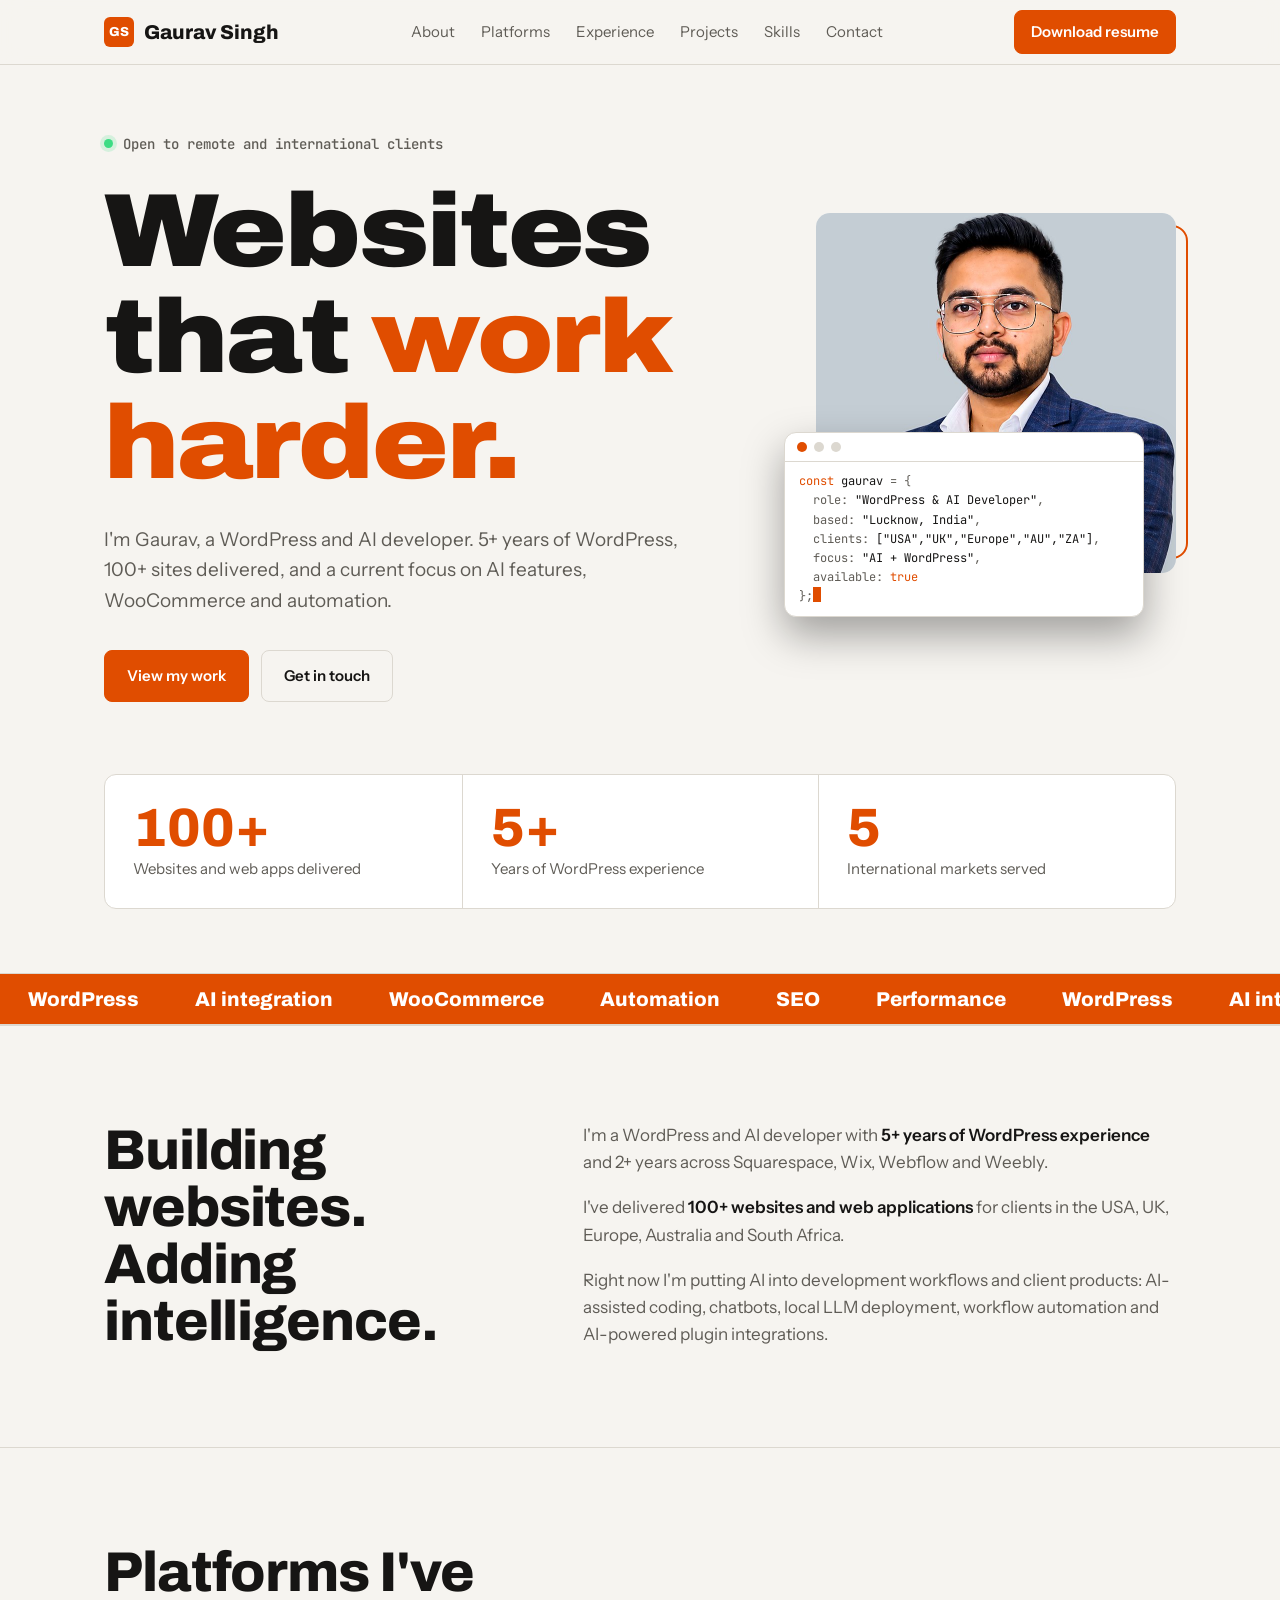
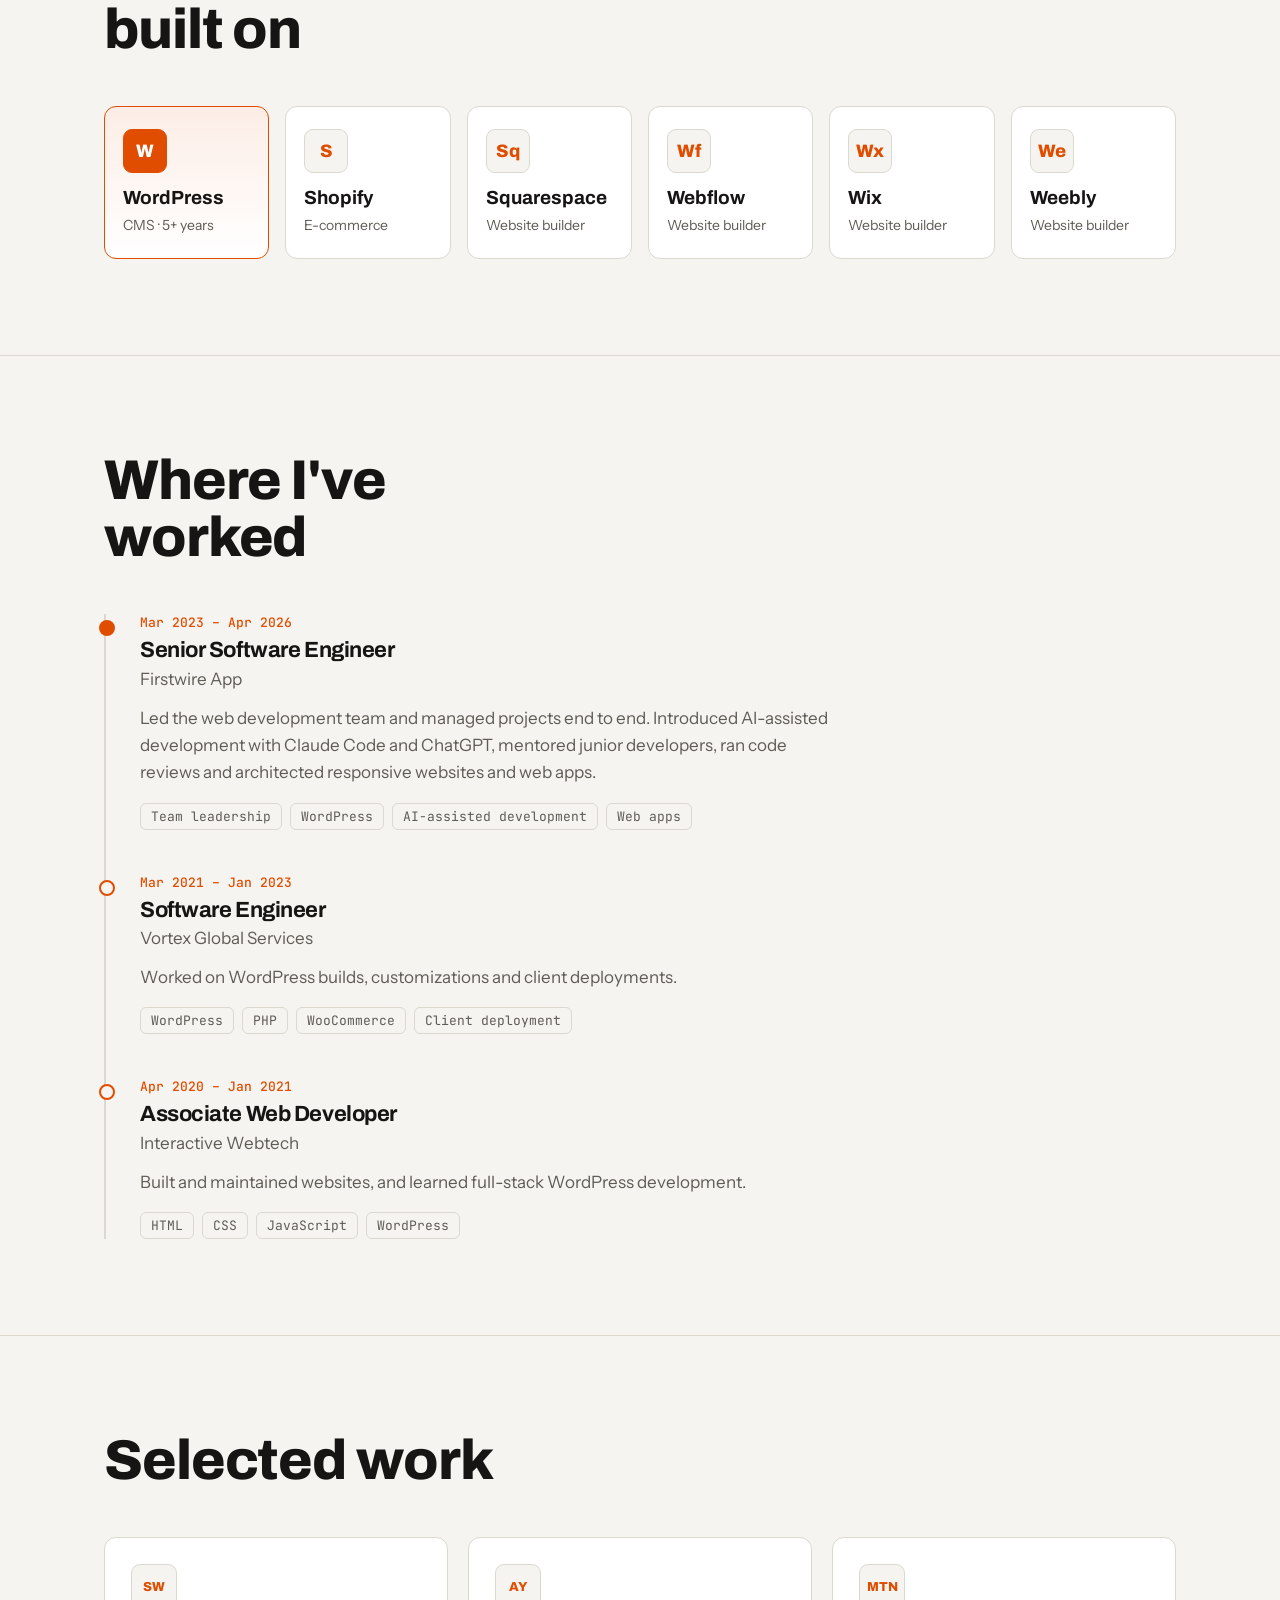
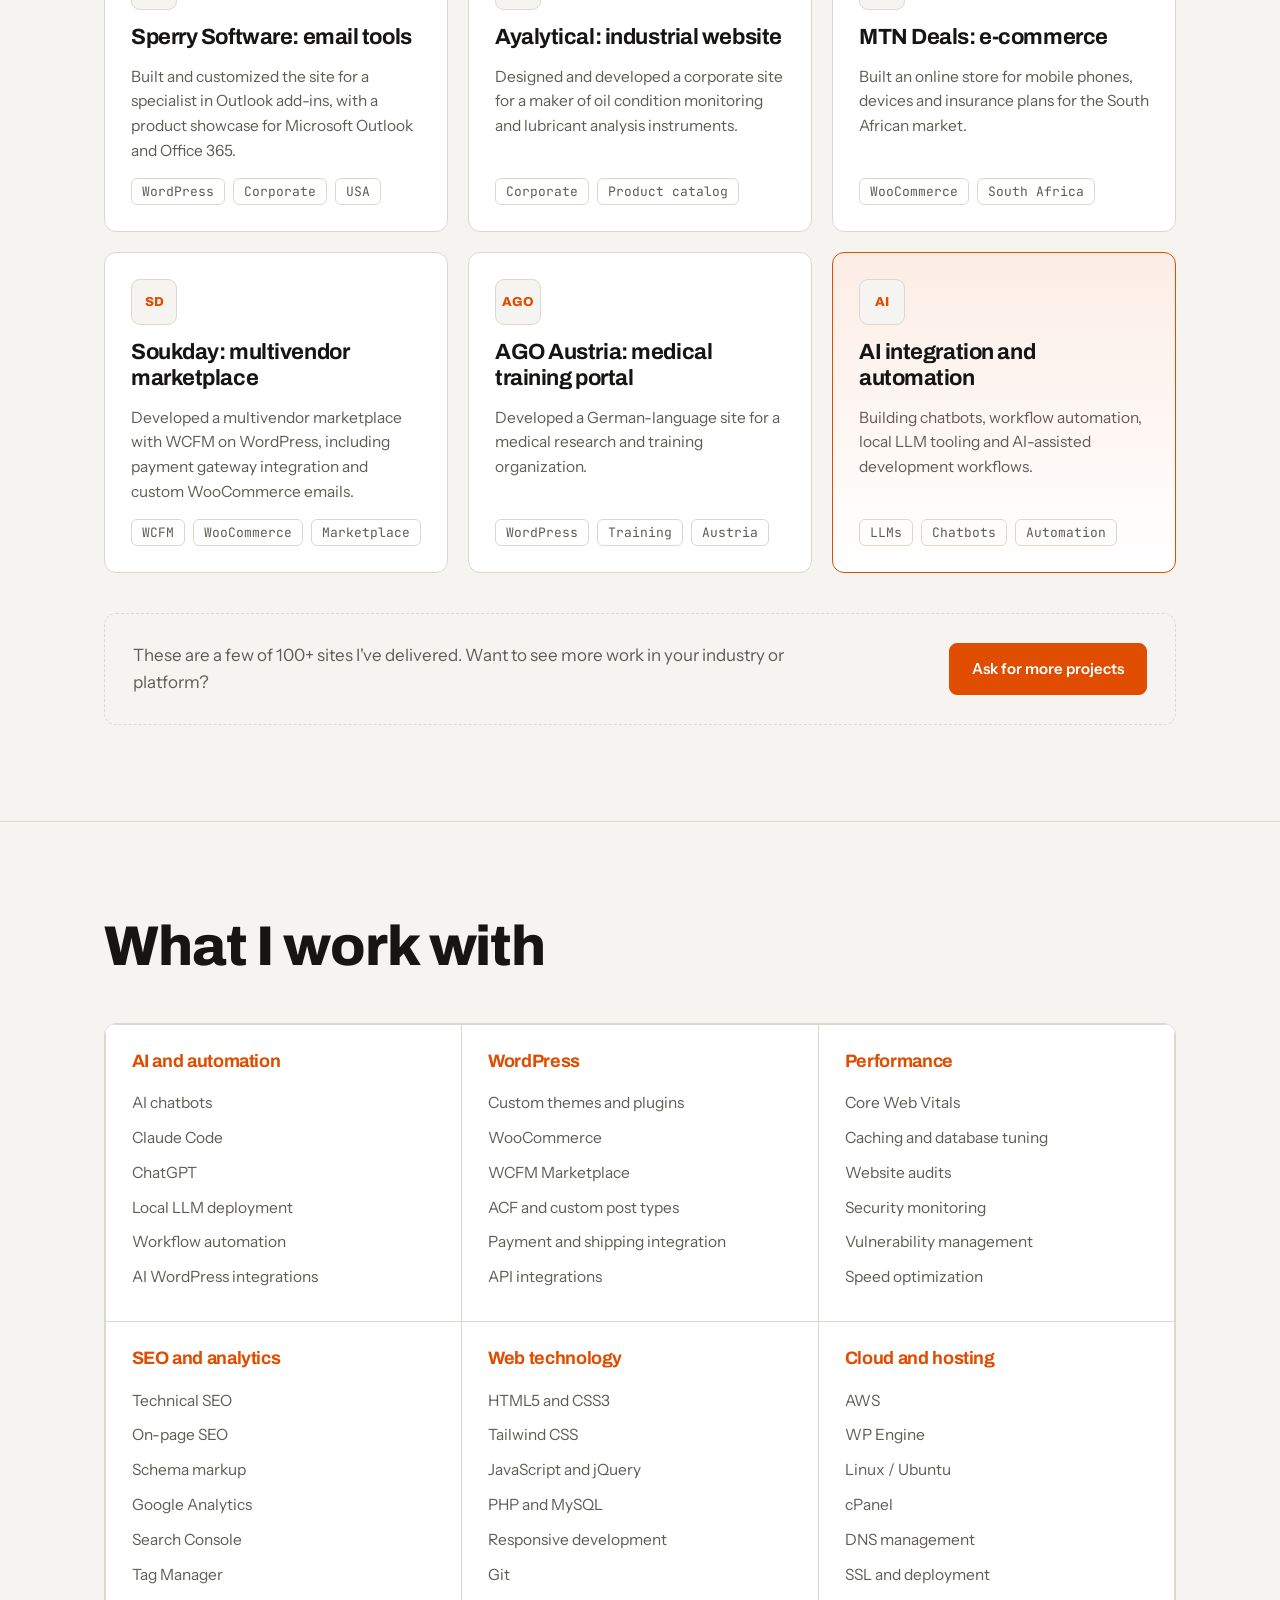
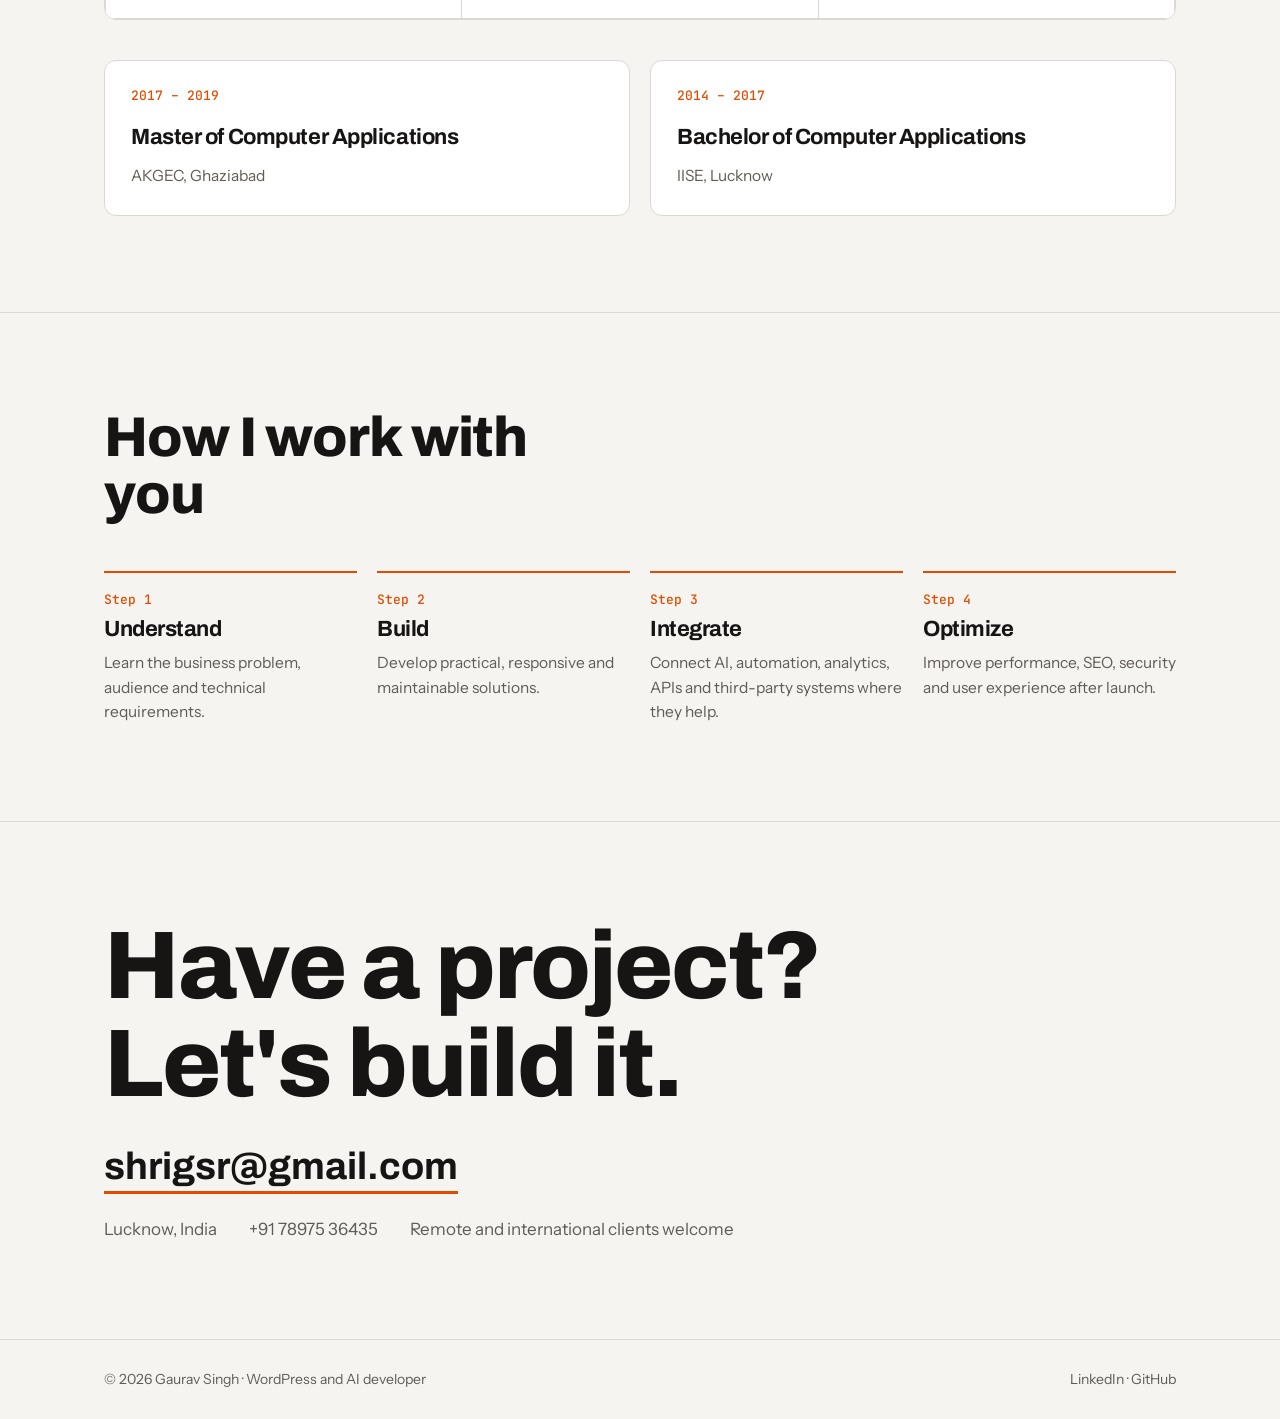
<file: index.html>
<!DOCTYPE html>
<html lang="en">
<head>
<meta charset="utf-8">
<meta name="viewport" content="width=device-width, initial-scale=1, viewport-fit=cover">
<title>Gaurav Singh | WordPress & AI Developer</title>
<meta name="description" content="Gaurav Singh: WordPress & AI developer. 100+ websites delivered, WooCommerce, AI integrations and automation.">
<meta name="theme-color" content="#FF5A00">
<link rel="icon" type="image/png" sizes="32x32" href="gaurav-favicon-32x32.png">
<link rel="apple-touch-icon" sizes="32x32" href="gaurav-favicon-32x32.png">
<link rel="preconnect" href="https://fonts.googleapis.com">
<link rel="stylesheet" href="https://fonts.googleapis.com/css2?family=Archivo:wdth,wght@75..125,500..900&family=Instrument+Sans:wght@400;500;600&family=JetBrains+Mono:wght@400;500&display=swap">
<style>
:root{--bg:#0c0c0d;--panel:#151516;--line:#2a2a2c;--tx:#f2f0ec;--mut:#9b9892;--ac:#ff5a00;--acx:#0c0c0d;
 --hd:"Archivo","Arial Narrow",Arial,sans-serif;--bd:"Instrument Sans",system-ui,sans-serif;--mo:"JetBrains Mono",ui-monospace,Menlo,monospace;
 box-sizing:border-box;padding-top:env(safe-area-inset-top,0px);padding-bottom:env(safe-area-inset-bottom,0px)}
@media(prefers-color-scheme:light){:root:not([data-theme="dark"]){--bg:#f6f4f0;--panel:#fff;--line:#dcd8d0;--tx:#161514;--mut:#5f5c56;--ac:#e04d00;--acx:#fff}}
:root[data-theme="light"]{--bg:#f6f4f0;--panel:#fff;--line:#dcd8d0;--tx:#161514;--mut:#5f5c56;--ac:#e04d00;--acx:#fff}
:root[data-theme="dark"]{--bg:#0c0c0d;--panel:#151516;--line:#2a2a2c;--tx:#f2f0ec;--mut:#9b9892;--ac:#ff5a00;--acx:#0c0c0d}
html{scroll-behavior:smooth;scroll-padding-top:calc(72px + env(safe-area-inset-top,0px))}
*{box-sizing:border-box;margin:0}
body{background:var(--bg);color:var(--tx);font:400 17px/1.6 var(--bd);-webkit-font-smoothing:antialiased}
a{color:inherit;text-decoration:none}
:focus-visible{outline:2px solid var(--ac);outline-offset:3px}
.w{max-width:1120px;margin:0 auto;padding:0 24px}
h1,h2,h3{font-family:var(--hd);font-stretch:100%;letter-spacing:-.02em;line-height:1.02}
h2{font-size:clamp(34px,5vw,56px);font-weight:800;max-width:14ch}
h3{font-size:22px;font-weight:700;line-height:1.2}
section{padding:96px 0;border-top:1px solid var(--line)}
p{max-width:64ch;color:var(--mut)}
.mut{color:var(--mut)}.ac{color:var(--ac)}
nav{position:sticky;top:0;z-index:9;background:color-mix(in srgb,var(--bg) 88%,transparent);backdrop-filter:blur(10px);border-bottom:1px solid var(--line);padding-top:env(safe-area-inset-top,0px)}
nav .w{display:flex;align-items:center;justify-content:space-between;height:64px;gap:16px}
.logo{font:800 20px var(--hd);display:flex;align-items:center;gap:10px}
.logo i{width:30px;height:30px;background:var(--ac);color:var(--acx);display:grid;place-items:center;font:800 13px var(--hd);font-style:normal;border-radius:6px}
.links{display:flex;gap:26px;font-size:15px;color:var(--mut)}
.links a:hover{color:var(--tx)}
.btn{display:inline-flex;align-items:center;gap:8px;padding:13px 22px;border-radius:8px;font-weight:600;font-size:15px;border:1px solid var(--line);transition:background .15s,border-color .15s}
.btn.p{background:var(--ac);color:var(--acx);border-color:var(--ac)}
.btn.p:hover{filter:brightness(1.1)}.btn:not(.p):hover{border-color:var(--ac)}
.sm{padding:9px 16px}
@media(max-width:760px){.links{display:none}}
/* portrait */
.pf{position:relative;max-width:360px;margin-left:auto;padding-bottom:44px}
.pf:before{content:"";position:absolute;inset:12px -12px 58px 12px;border:2px solid var(--ac);border-radius:16px}
.ph{position:relative;width:100%;aspect-ratio:1/1;object-fit:cover;object-position:50% 6%;border-radius:14px;display:block;background:var(--panel);height:50%;}
.pf .term{position:absolute;left:-32px;right:32px;bottom:0;font-size:12px;line-height:1.6;box-shadow:0 18px 40px rgba(0,0,0,.35)}
.pf .term pre{padding:10px 14px}.pf .term .bar{padding:9px 12px}
@media(max-width:860px){.pf{margin:0 auto;padding-bottom:0;max-width:300px}.pf .term{position:static;margin-top:20px}.pf:before{inset:14px -14px 14px 14px}}
/* hero */
.hero{padding:64px 0 64px;border:0}
.hero .g{display:grid;grid-template-columns:1.3fr 1fr;gap:48px;align-items:center}
.hero h1{font-size:clamp(46px,8.2vw,104px);font-weight:900;font-stretch:112%}
.hero h1 span{color:var(--ac)}
.hero p.lead{font-size:19px;margin:28px 0 34px;color:var(--mut)}
.cta{display:flex;gap:12px;flex-wrap:wrap}
.status{display:inline-flex;align-items:center;gap:10px;font:500 14px var(--mo);color:var(--mut);margin-bottom:26px}
.status b{width:9px;height:9px;border-radius:50%;background:#3ddc84;box-shadow:0 0 0 4px rgba(61,220,132,.18)}
.term{background:var(--panel);border:1px solid var(--line);border-radius:12px;overflow:hidden;font:400 14px/1.75 var(--mo)}
.term .bar{display:flex;gap:7px;padding:12px 14px;border-bottom:1px solid var(--line)}
.term .bar i{width:10px;height:10px;border-radius:50%;background:var(--line)}
.term .bar i:first-child{background:var(--ac)}
.term pre{padding:18px 20px;white-space:pre-wrap;color:var(--mut);font:inherit}
.term .k{color:var(--ac)}.term .v{color:var(--tx)}
.cur{display:inline-block;width:8px;height:15px;background:var(--ac);vertical-align:-2px;animation:b 1.1s steps(1) infinite}
@keyframes b{50%{opacity:0}}
@media(max-width:860px){.hero .g{grid-template-columns:1fr}}
.stats{display:grid;grid-template-columns:repeat(3,1fr);margin-top:72px;border:1px solid var(--line);border-radius:12px;background:var(--panel)}
.stats div{padding:26px 28px}.stats div+div{border-left:1px solid var(--line)}
.stats b{display:block;font:800 clamp(34px,5vw,54px)/1 var(--hd);color:var(--ac)}
.stats span{color:var(--mut);font-size:15px}
@media(max-width:600px){.stats{grid-template-columns:1fr}.stats div+div{border-left:0;border-top:1px solid var(--line)}}
.tick{overflow:hidden;border-block:1px solid var(--line);background:var(--ac);color:var(--acx)}
.tick div{display:flex;width:max-content;animation:m 32s linear infinite;font:800 20px var(--hd);padding:14px 0}
.tick span{padding:0 28px;white-space:nowrap}
@keyframes m{to{transform:translateX(-50%)}}
@media(prefers-reduced-motion:reduce){.tick div,.cur{animation:none}html{scroll-behavior:auto}}
/* about */
.two{display:grid;grid-template-columns:1fr 1.4fr;gap:56px}
.two p+p{margin-top:18px}.two strong{color:var(--tx);font-weight:600}
@media(max-width:820px){.two{grid-template-columns:1fr;gap:28px}}
/* platforms */
.plat{display:grid;grid-template-columns:repeat(6,1fr);gap:16px;margin-top:48px}
.plat div{background:var(--panel);border:1px solid var(--line);border-radius:12px;padding:22px 18px;display:flex;flex-direction:column;gap:14px;transition:border-color .2s}
.plat div:hover{border-color:var(--ac)}
.plat i{width:44px;height:44px;border-radius:9px;background:var(--bg);border:1px solid var(--line);display:grid;place-items:center;font:800 18px var(--hd);font-style:normal;color:var(--ac)}
.plat b{font:700 19px var(--hd)}
.plat span{font-size:14px;color:var(--mut);margin-top:-8px}
.plat .main{border-color:var(--ac);background:linear-gradient(180deg,color-mix(in srgb,var(--ac) 10%,var(--panel)),var(--panel))}
.plat .main i{background:var(--ac);color:var(--acx);border-color:var(--ac)}
@media(max-width:980px){.plat{grid-template-columns:repeat(3,1fr)}}
@media(max-width:520px){.plat{grid-template-columns:repeat(2,1fr)}}
/* experience timeline (real sequence) */
.tl{margin-top:48px;border-left:2px solid var(--line)}
.job{position:relative;padding:0 0 44px 34px}
.job:last-child{padding-bottom:0}
.job:before{content:"";position:absolute;left:-7px;top:6px;width:12px;height:12px;border-radius:50%;background:var(--bg);border:2px solid var(--ac)}
.job:first-child:before{background:var(--ac)}
.when{font:500 13px var(--mo);color:var(--ac);margin-bottom:6px}
.job h3+div{color:var(--mut);margin:2px 0 12px}
.tags{display:flex;flex-wrap:wrap;gap:8px;margin-top:16px}
.tags span{font:400 13px var(--mo);border:1px solid var(--line);border-radius:6px;padding:4px 10px;color:var(--mut)}
/* projects */
.grid{display:grid;grid-template-columns:repeat(3,1fr);gap:20px;margin-top:48px}
.card{background:var(--panel);border:1px solid var(--line);border-radius:12px;padding:26px;display:flex;flex-direction:column;gap:14px;transition:border-color .2s,transform .2s}
.card:hover{border-color:var(--ac);transform:translateY(-3px)}
.card .mk{width:46px;height:46px;border-radius:9px;background:var(--bg);border:1px solid var(--line);display:grid;place-items:center;font:800 13px var(--hd);color:var(--ac)}
.card p{font-size:15.5px;flex:1}
.card .tags{margin-top:0}
.card.ai{border-color:var(--ac);background:linear-gradient(180deg,color-mix(in srgb,var(--ac) 10%,var(--panel)),var(--panel))}
@media(max-width:940px){.grid{grid-template-columns:repeat(2,1fr)}}
@media(max-width:620px){.grid{grid-template-columns:1fr}}
/* skills */
.more{margin-top:40px;padding:28px;border:1px dashed var(--line);border-radius:12px;display:flex;align-items:center;justify-content:space-between;gap:20px;flex-wrap:wrap}
.more p{margin:0}
.sk{display:grid;grid-template-columns:repeat(3,1fr);gap:0;margin-top:48px;border:1px solid var(--line);border-radius:12px;overflow:hidden}
.sk div{padding:26px;background:var(--panel);border:1px solid var(--line);margin:-.5px}
.sk h3{font-size:18px;margin-bottom:14px;color:var(--ac)}
.sk li{list-style:none;padding:5px 0;color:var(--mut);font-size:15.5px}
.sk ul{padding:0}
@media(max-width:900px){.sk{grid-template-columns:repeat(2,1fr)}}
@media(max-width:560px){.sk{grid-template-columns:1fr}}
/* edu + process */
.edu{display:grid;grid-template-columns:1fr 1fr;gap:20px;margin-top:40px}
.edu .card:hover{transform:none;border-color:var(--line)}
@media(max-width:700px){.edu{grid-template-columns:1fr}}
.steps{display:grid;grid-template-columns:repeat(4,1fr);gap:20px;margin-top:48px;counter-reset:s}
.steps div{border-top:2px solid var(--ac);padding-top:18px;counter-increment:s}
.steps div:before{content:"Step " counter(s);font:500 13px var(--mo);color:var(--ac);display:block;margin-bottom:8px}
.steps p{font-size:15.5px;margin-top:8px}
@media(max-width:900px){.steps{grid-template-columns:repeat(2,1fr)}}
@media(max-width:520px){.steps{grid-template-columns:1fr}}
/* contact */
.contact{text-align:left}
.contact h2{max-width:12ch;font-size:clamp(44px,8vw,96px)}
.mail{display:inline-block;margin:32px 0 22px;font:700 clamp(22px,4vw,38px) var(--hd);border-bottom:3px solid var(--ac);padding-bottom:4px}
.mail:hover{color:var(--ac)}
.det{display:flex;flex-wrap:wrap;gap:12px 32px;color:var(--mut)}
footer{border-top:1px solid var(--line);padding:28px 0;color:var(--mut);font-size:14px}
footer .w{display:flex;justify-content:space-between;flex-wrap:wrap;gap:12px}
footer a:hover{color:var(--ac)}
</style>
</head>
<body>
<nav><div class="w">
  <a class="logo" href="#home"><i>GS</i>Gaurav Singh</a>
  <div class="links"><a href="#about">About</a><a href="#platforms">Platforms</a><a href="#experience">Experience</a><a href="#projects">Projects</a><a href="#skills">Skills</a><a href="#contact">Contact</a></div>
  <a class="btn p sm" href="https://gauravsingr.github.io/gaurav-singh-wordpress-ai-developer/Gaurav-Singh-Resume-Optimized.docx">Download resume</a>
</div></nav>

<header class="hero" id="home"><div class="w">
  <div class="g">
    <div>
      <div class="status"><b></b>Open to remote and international clients</div>
      <h1>Websites that <span>work harder.</span></h1>
      <p class="lead">I'm Gaurav, a WordPress and AI developer. 5+ years of WordPress, 100+ sites delivered, and a current focus on AI features, WooCommerce and automation.</p>
      <div class="cta"><a class="btn p" href="#projects">View my work</a><a class="btn" href="#contact">Get in touch</a></div>
    </div>
    <div class="pf"><img class="ph" src="[data-uri]" alt="Portrait of Gaurav Singh" width="720" height="900"><div class="term" aria-hidden="true">
      <div class="bar"><i></i><i></i><i></i></div>
<pre><span class="k">const</span> <span class="v">gaurav</span> = {
  role: <span class="v">"WordPress &amp; AI Developer"</span>,
  based: <span class="v">"Lucknow, India"</span>,
  clients: <span class="v">["USA","UK","Europe","AU","ZA"]</span>,
  focus: <span class="v">"AI + WordPress"</span>,
  available: <span class="k">true</span>
};<span class="cur"></span></pre>
    </div></div>
  </div>
  <div class="stats">
    <div><b>100+</b><span>Websites and web apps delivered</span></div>
    <div><b>5+</b><span>Years of WordPress experience</span></div>
    <div><b>5</b><span>International markets served</span></div>
  </div>
</div></header>

<div class="tick" aria-hidden="true"><div>
  <span>WordPress</span><span>AI integration</span><span>WooCommerce</span><span>Automation</span><span>SEO</span><span>Performance</span>
  <span>WordPress</span><span>AI integration</span><span>WooCommerce</span><span>Automation</span><span>SEO</span><span>Performance</span>
  <span>WordPress</span><span>AI integration</span><span>WooCommerce</span><span>Automation</span><span>SEO</span><span>Performance</span>
  <span>WordPress</span><span>AI integration</span><span>WooCommerce</span><span>Automation</span><span>SEO</span><span>Performance</span>
</div></div>

<section id="about"><div class="w two">
  <h2>Building websites. Adding intelligence.</h2>
  <div>
    <p>I'm a WordPress and AI developer with <strong>5+ years of WordPress experience</strong> and 2+ years across Squarespace, Wix, Webflow and Weebly.</p>
    <p>I've delivered <strong>100+ websites and web applications</strong> for clients in the USA, UK, Europe, Australia and South Africa.</p>
    <p>Right now I'm putting AI into development workflows and client products: AI-assisted coding, chatbots, local LLM deployment, workflow automation and AI-powered plugin integrations.</p>
  </div>
</div></section>

<section id="platforms"><div class="w">
  <h2>Platforms I've built on</h2>
  <div class="plat">
    <div class="main"><i>W</i><b>WordPress</b><span>CMS · 5+ years</span></div>
    <div><i>S</i><b>Shopify</b><span>E-commerce</span></div>
    <div><i>Sq</i><b>Squarespace</b><span>Website builder</span></div>
    <div><i>Wf</i><b>Webflow</b><span>Website builder</span></div>
    <div><i>Wx</i><b>Wix</b><span>Website builder</span></div>
    <div><i>We</i><b>Weebly</b><span>Website builder</span></div>
  </div>
</div></section>

<section id="experience"><div class="w">
  <h2>Where I've worked</h2>
  <div class="tl">
    <div class="job">
      <div class="when">Mar 2023 – Apr 2026</div>
      <h3>Senior Software Engineer</h3><div>Firstwire App</div>
      <p>Led the web development team and managed projects end to end. Introduced AI-assisted development with Claude Code and ChatGPT, mentored junior developers, ran code reviews and architected responsive websites and web apps.</p>
      <div class="tags"><span>Team leadership</span><span>WordPress</span><span>AI-assisted development</span><span>Web apps</span></div>
    </div>
    <div class="job">
      <div class="when">Mar 2021 – Jan 2023</div>
      <h3>Software Engineer</h3><div>Vortex Global Services</div>
      <p>Worked on WordPress builds, customizations and client deployments.</p>
      <div class="tags"><span>WordPress</span><span>PHP</span><span>WooCommerce</span><span>Client deployment</span></div>
    </div>
    <div class="job">
      <div class="when">Apr 2020 – Jan 2021</div>
      <h3>Associate Web Developer</h3><div>Interactive Webtech</div>
      <p>Built and maintained websites, and learned full-stack WordPress development.</p>
      <div class="tags"><span>HTML</span><span>CSS</span><span>JavaScript</span><span>WordPress</span></div>
    </div>
  </div>
</div></section>

<section id="projects"><div class="w">
  <h2>Selected work</h2>
  <div class="grid">
    <article class="card"><div class="mk">SW</div><h3>Sperry Software: email tools</h3><p>Built and customized the site for a specialist in Outlook add-ins, with a product showcase for Microsoft Outlook and Office 365.</p><div class="tags"><span>WordPress</span><span>Corporate</span><span>USA</span></div></article>
    <article class="card"><div class="mk">AY</div><h3>Ayalytical: industrial website</h3><p>Designed and developed a corporate site for a maker of oil condition monitoring and lubricant analysis instruments.</p><div class="tags"><span>Corporate</span><span>Product catalog</span></div></article>
    <article class="card"><div class="mk">MTN</div><h3>MTN Deals: e-commerce</h3><p>Built an online store for mobile phones, devices and insurance plans for the South African market.</p><div class="tags"><span>WooCommerce</span><span>South Africa</span></div></article>
    <article class="card"><div class="mk">SD</div><h3>Soukday: multivendor marketplace</h3><p>Developed a multivendor marketplace with WCFM on WordPress, including payment gateway integration and custom WooCommerce emails.</p><div class="tags"><span>WCFM</span><span>WooCommerce</span><span>Marketplace</span></div></article>
    <article class="card"><div class="mk">AGO</div><h3>AGO Austria: medical training portal</h3><p>Developed a German-language site for a medical research and training organization.</p><div class="tags"><span>WordPress</span><span>Training</span><span>Austria</span></div></article>
    <article class="card ai"><div class="mk">AI</div><h3>AI integration and automation</h3><p>Building chatbots, workflow automation, local LLM tooling and AI-assisted development workflows.</p><div class="tags"><span>LLMs</span><span>Chatbots</span><span>Automation</span></div></article>
  </div>
  <div class="more">
    <p>These are a few of 100+ sites I've delivered. Want to see more work in your industry or platform?</p>
    <a class="btn p" href="mailto:shrigsr@gmail.com?subject=Request%20for%20more%20projects&amp;body=Hi%20Gaurav%2C%0A%0AI%20saw%20your%20portfolio%20and%20would%20like%20to%20see%20more%20projects.%0A%0AIndustry%20%2F%20platform%20I'm%20interested%20in%3A%20%0A">Ask for more projects</a>
  </div>
</div></section>

<section id="skills"><div class="w">
  <h2>What I work with</h2>
  <div class="sk">
    <div><h3>AI and automation</h3><ul><li>AI chatbots</li><li>Claude Code</li><li>ChatGPT</li><li>Local LLM deployment</li><li>Workflow automation</li><li>AI WordPress integrations</li></ul></div>
    <div><h3>WordPress</h3><ul><li>Custom themes and plugins</li><li>WooCommerce</li><li>WCFM Marketplace</li><li>ACF and custom post types</li><li>Payment and shipping integration</li><li>API integrations</li></ul></div>
    <div><h3>Performance</h3><ul><li>Core Web Vitals</li><li>Caching and database tuning</li><li>Website audits</li><li>Security monitoring</li><li>Vulnerability management</li><li>Speed optimization</li></ul></div>
    <div><h3>SEO and analytics</h3><ul><li>Technical SEO</li><li>On-page SEO</li><li>Schema markup</li><li>Google Analytics</li><li>Search Console</li><li>Tag Manager</li></ul></div>
    <div><h3>Web technology</h3><ul><li>HTML5 and CSS3</li><li>Tailwind CSS</li><li>JavaScript and jQuery</li><li>PHP and MySQL</li><li>Responsive development</li><li>Git</li></ul></div>
    <div><h3>Cloud and hosting</h3><ul><li>AWS</li><li>WP Engine</li><li>Linux / Ubuntu</li><li>cPanel</li><li>DNS management</li><li>SSL and deployment</li></ul></div>
  </div>
  <div class="edu">
    <div class="card"><div class="when">2017 – 2019</div><h3>Master of Computer Applications</h3><p>AKGEC, Ghaziabad</p></div>
    <div class="card"><div class="when">2014 – 2017</div><h3>Bachelor of Computer Applications</h3><p>IISE, Lucknow</p></div>
  </div>
</div></section>

<section id="process"><div class="w">
  <h2>How I work with you</h2>
  <div class="steps">
    <div><h3>Understand</h3><p>Learn the business problem, audience and technical requirements.</p></div>
    <div><h3>Build</h3><p>Develop practical, responsive and maintainable solutions.</p></div>
    <div><h3>Integrate</h3><p>Connect AI, automation, analytics, APIs and third-party systems where they help.</p></div>
    <div><h3>Optimize</h3><p>Improve performance, SEO, security and user experience after launch.</p></div>
  </div>
</div></section>

<section id="contact" class="contact"><div class="w">
  <h2>Have a project? Let's build it.</h2>
  <a class="mail" href="mailto:shrigsr@gmail.com">shrigsr@gmail.com</a>
  <div class="det"><span>Lucknow, India</span><a href="tel:+917897536435">+91 78975 36435</a><span>Remote and international clients welcome</span></div>
</div></section>

<footer><div class="w">
  <span>© 2026 Gaurav Singh · WordPress and AI developer</span>
  <span><a href="https://www.linkedin.com/">LinkedIn</a> · <a href="https://github.com/gauravsingr">GitHub</a></span>
</div></footer>
</body>
</html>
</file>
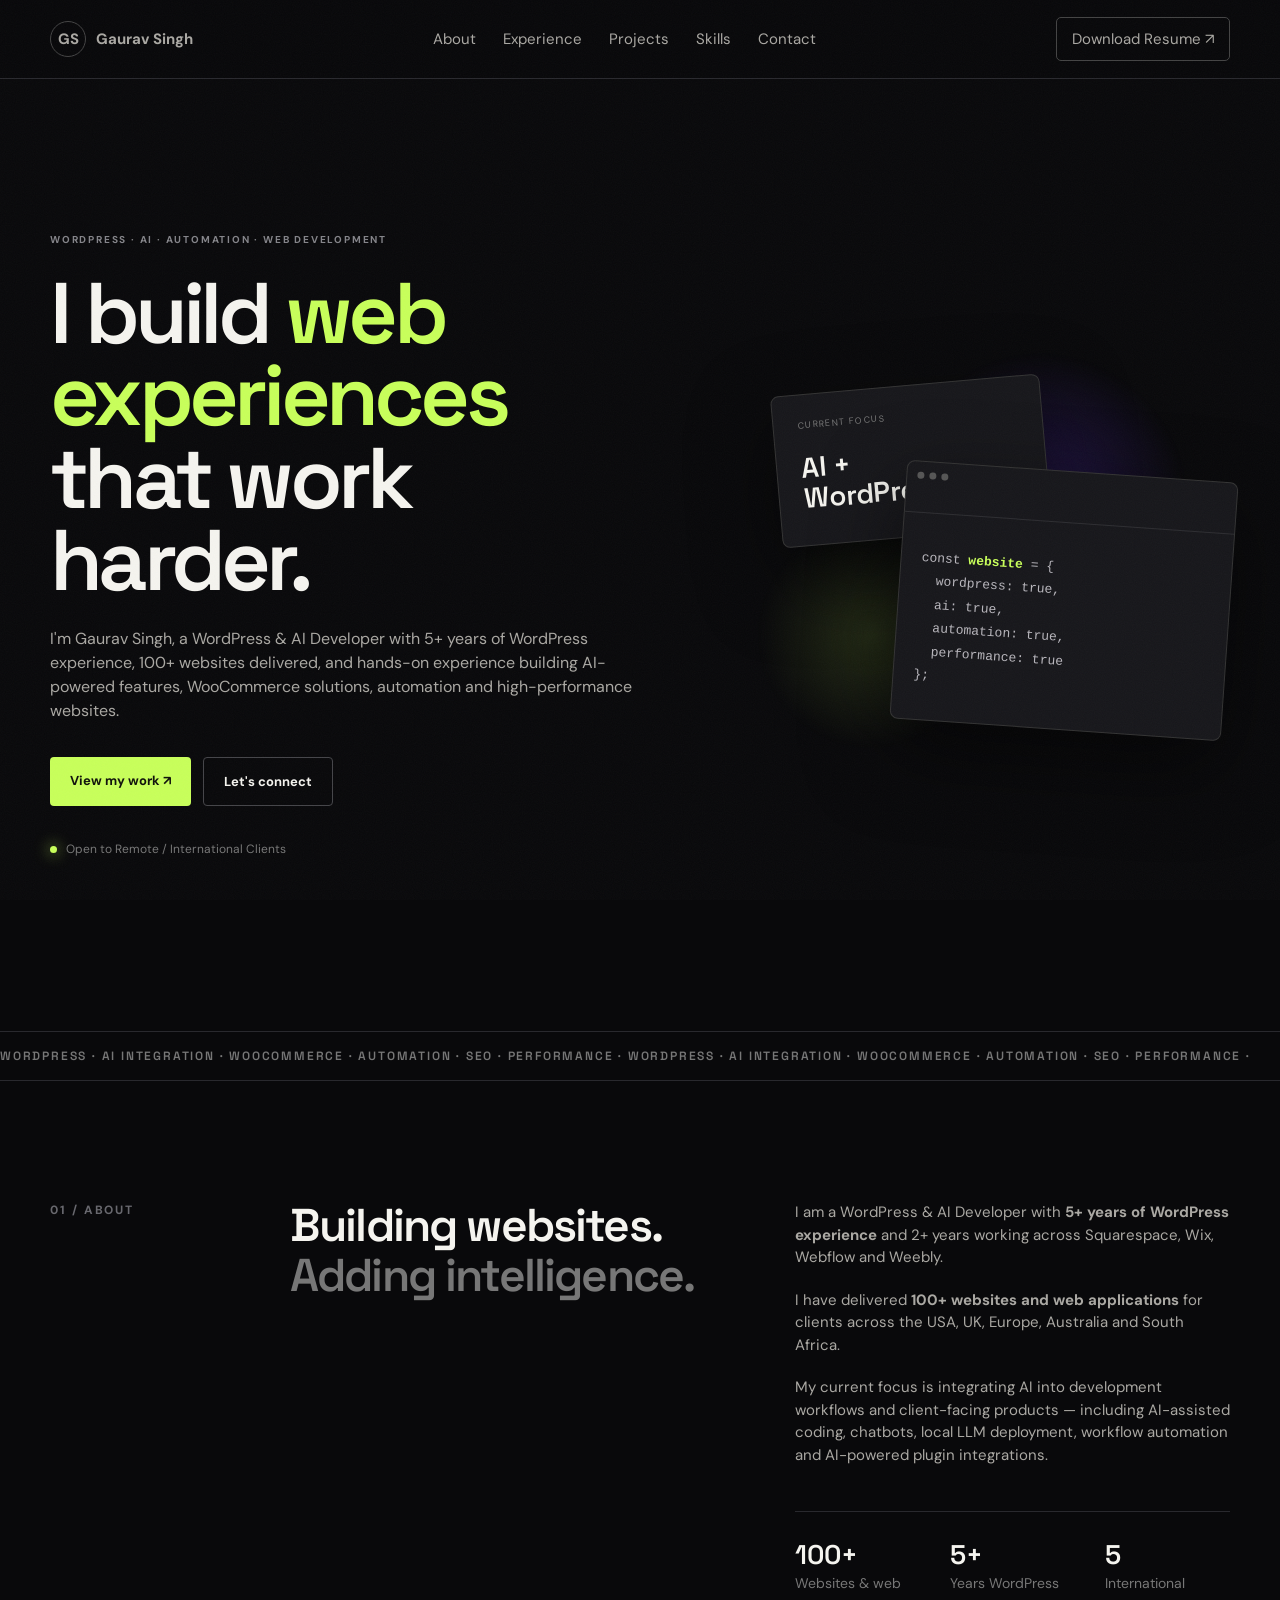
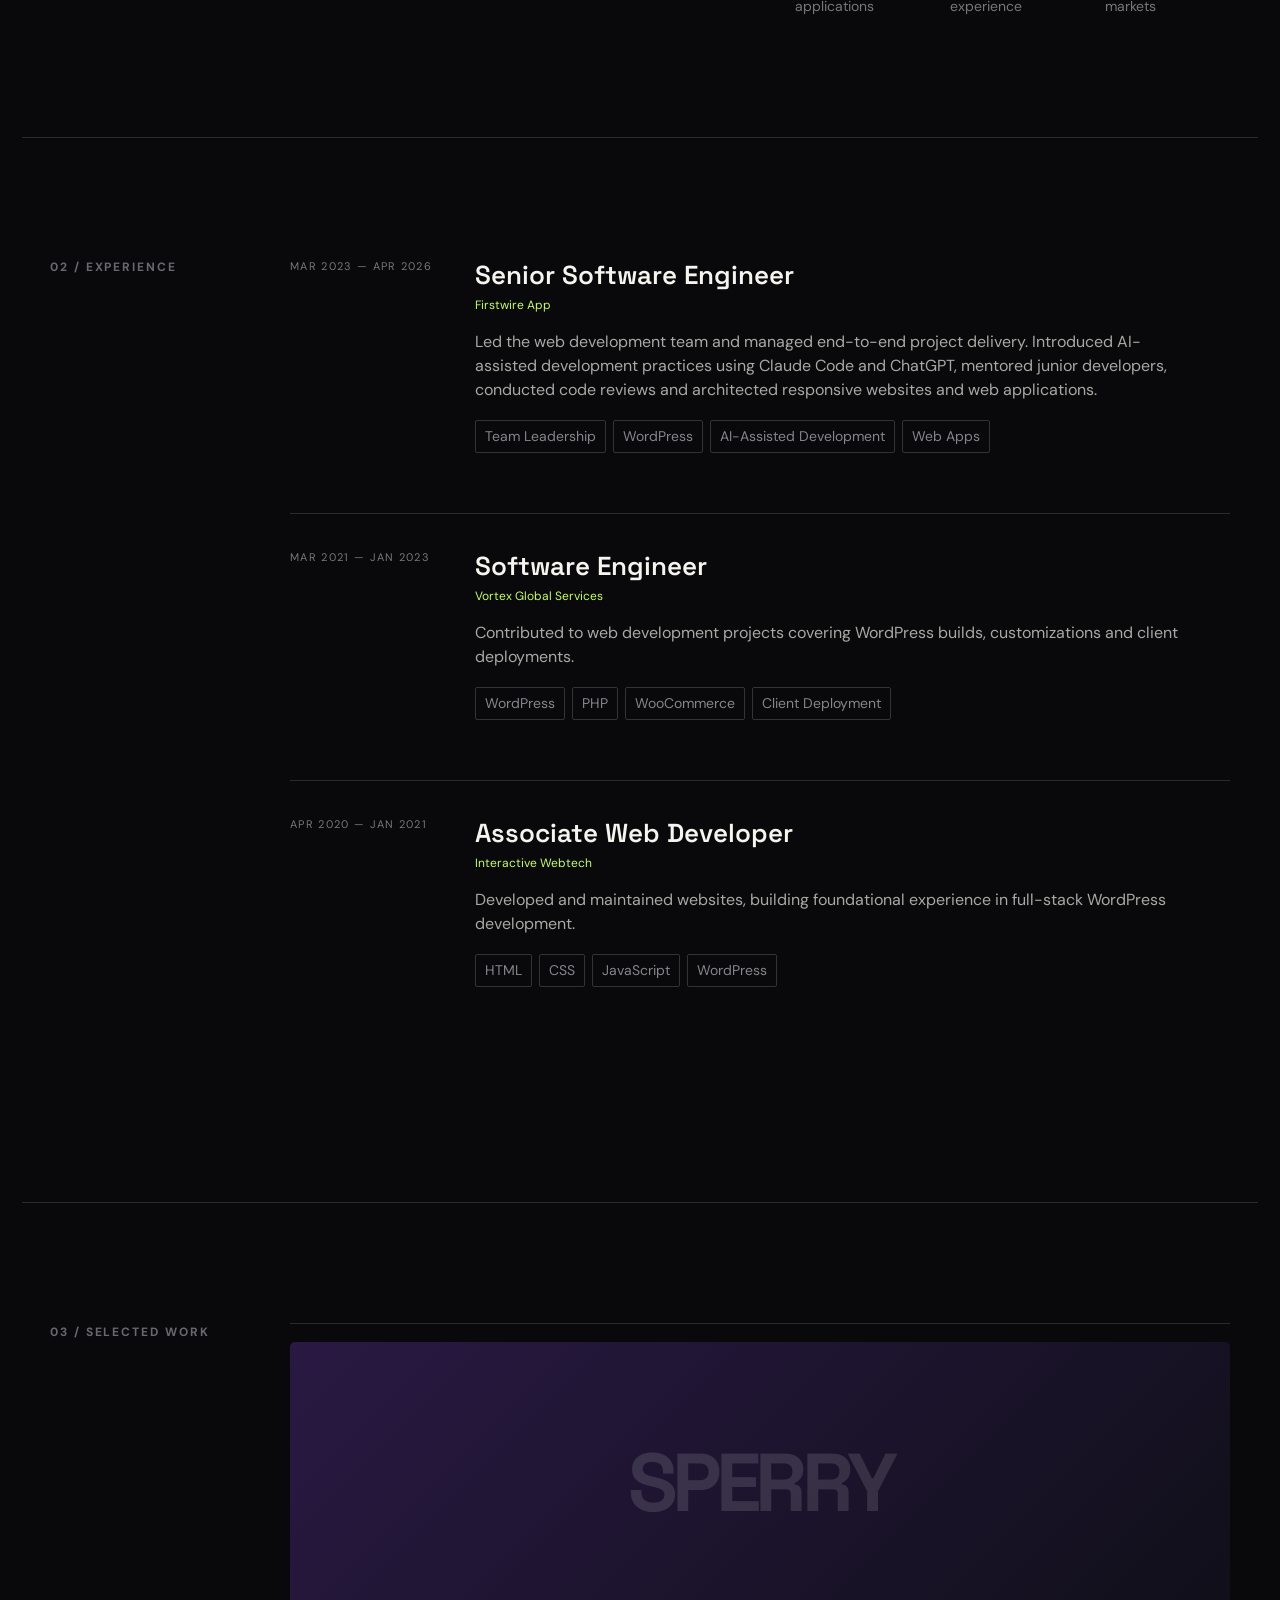
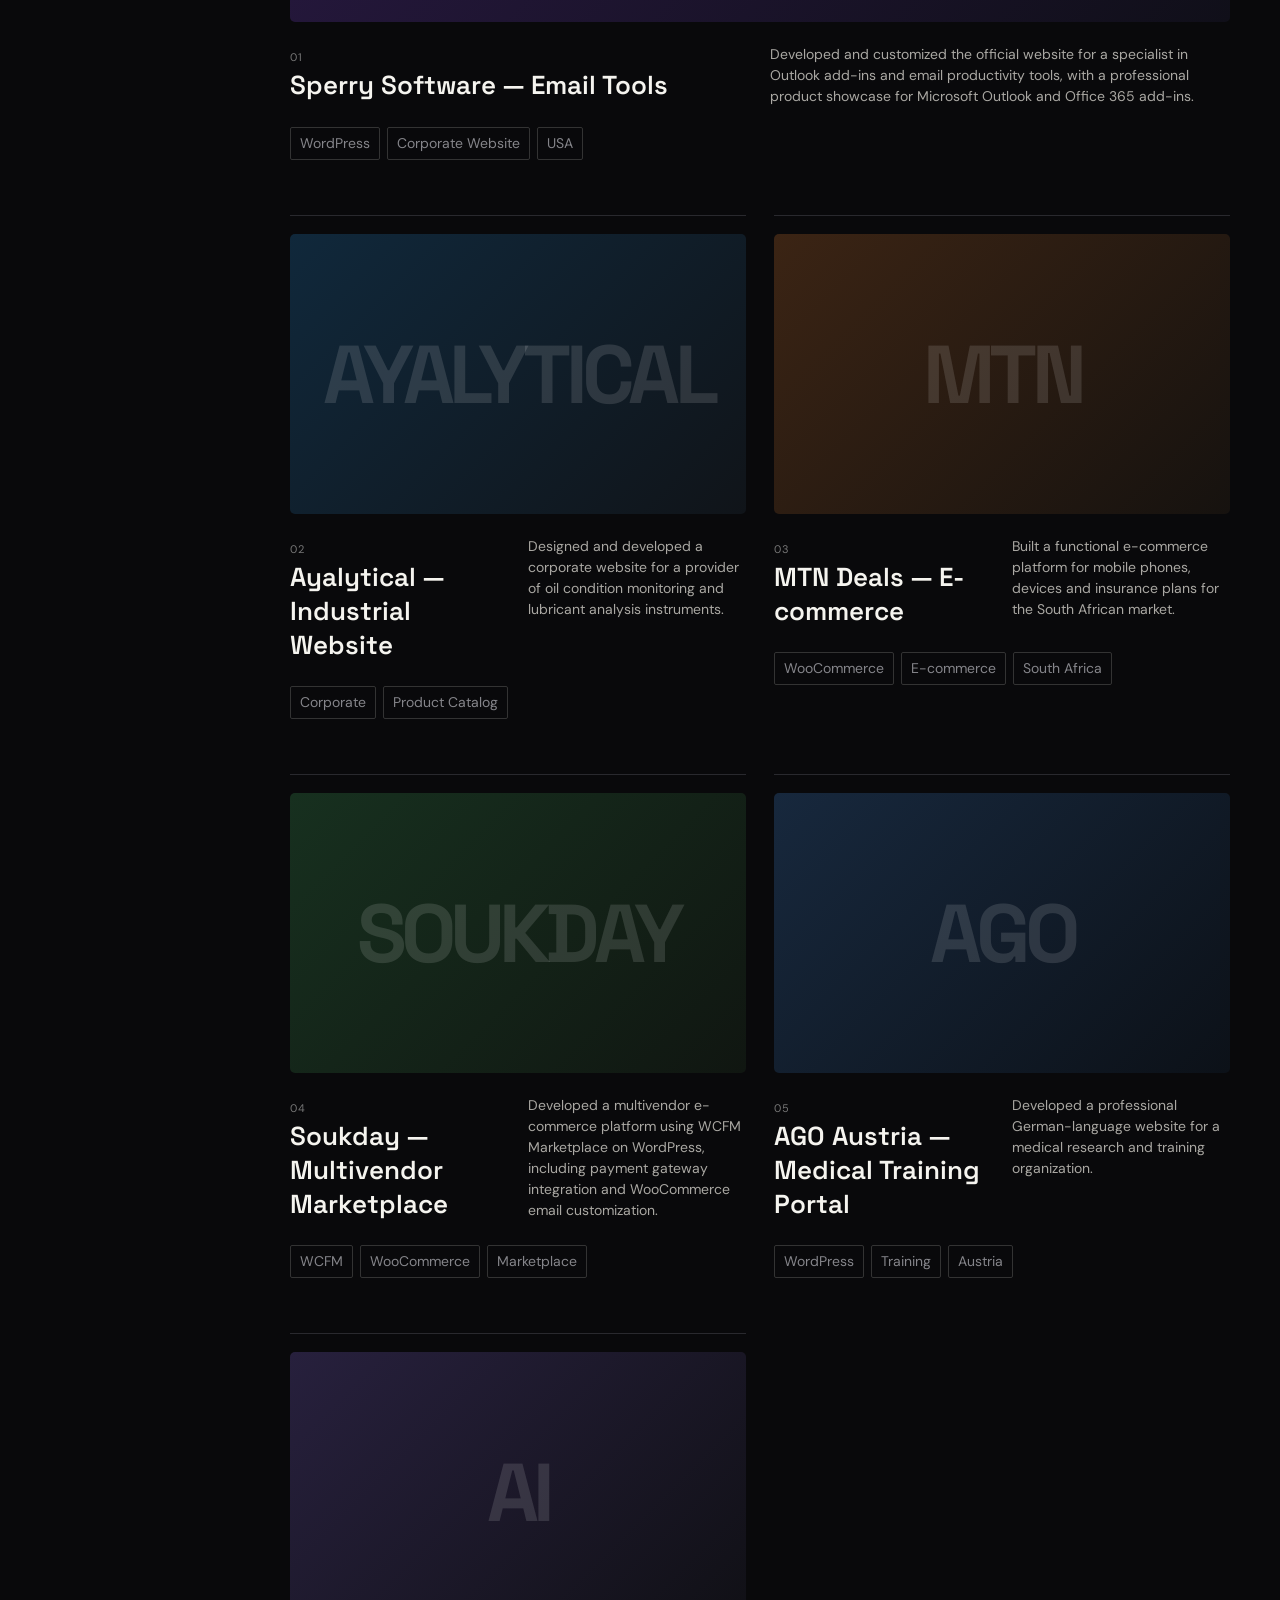
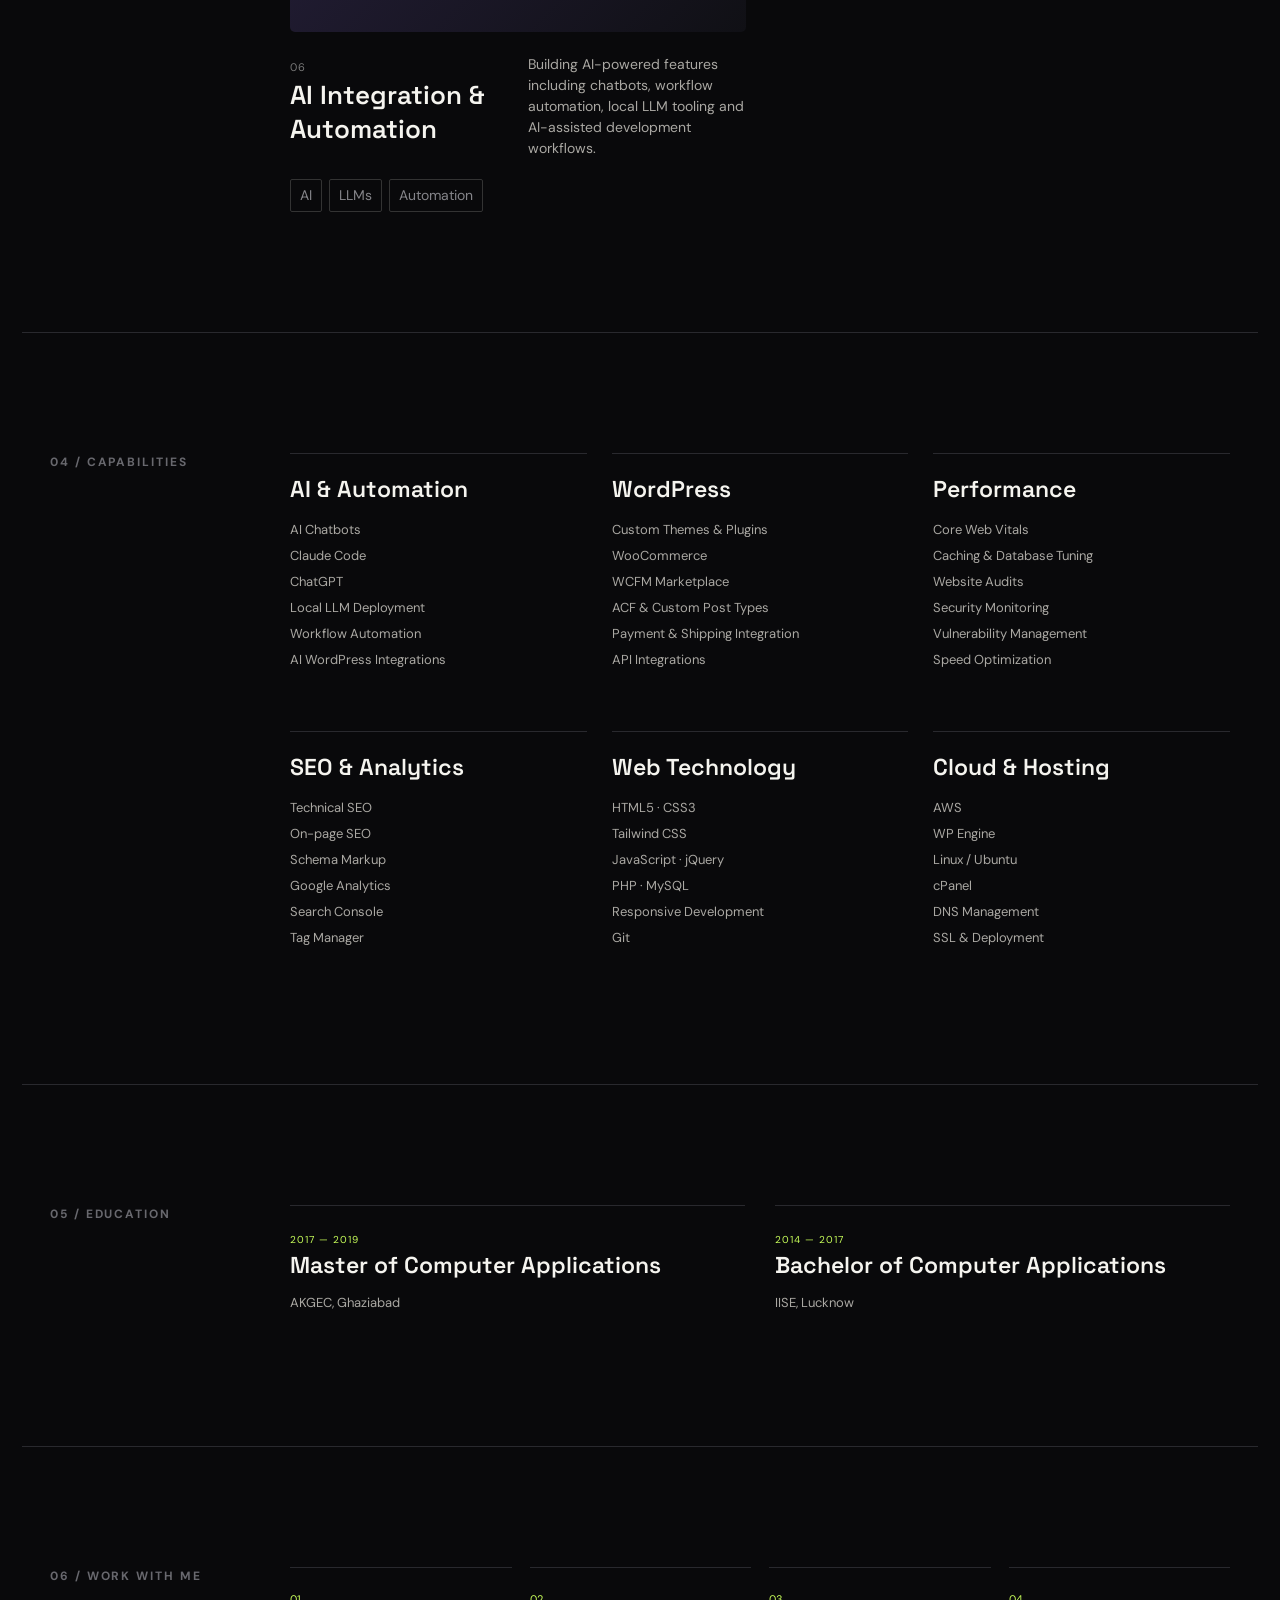
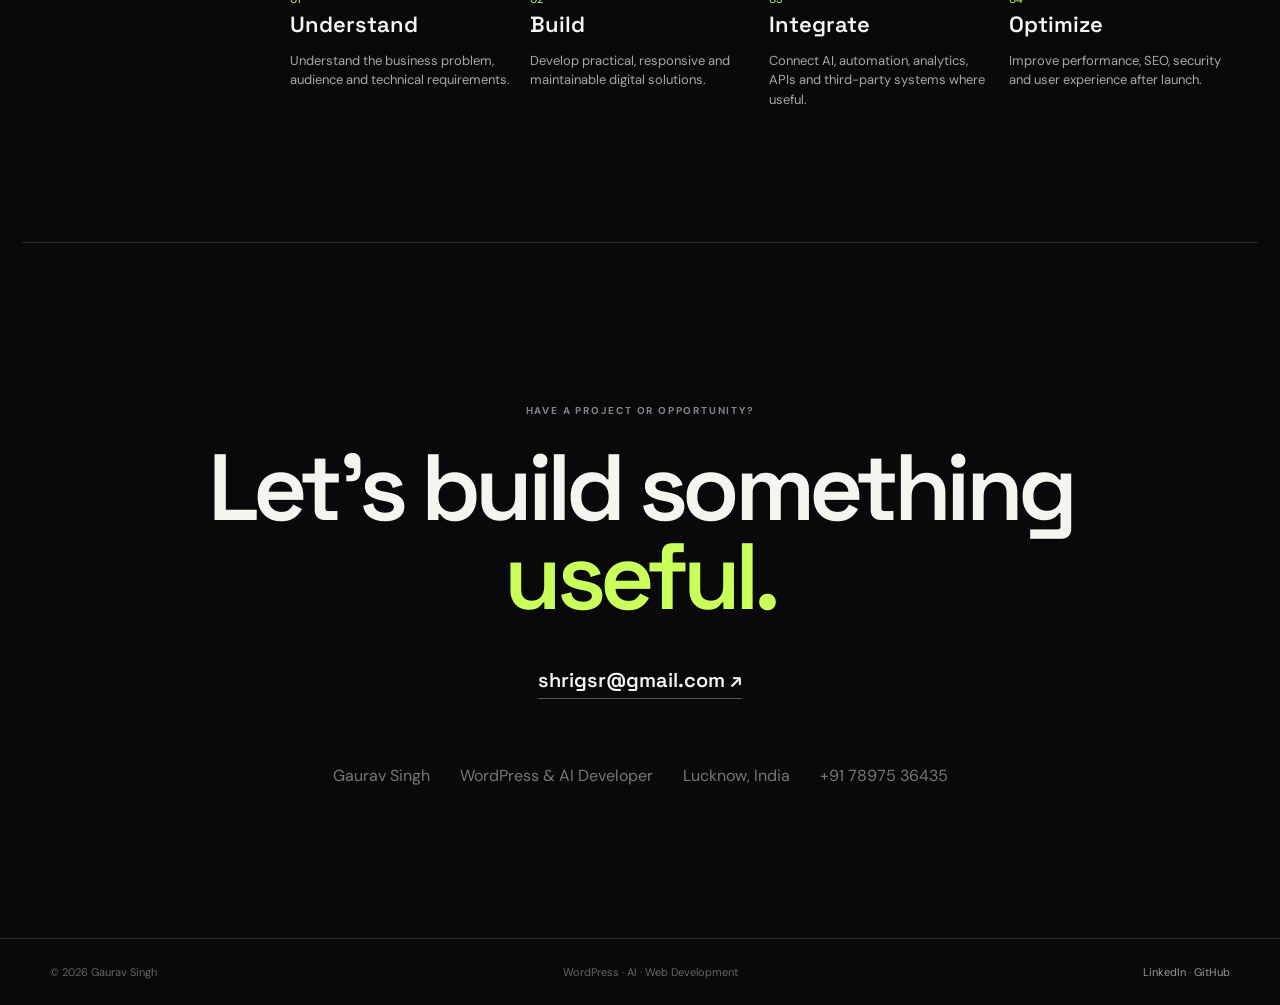
<file: index2.html>
<!DOCTYPE html>
<html lang="en">
<head>
  <meta charset="UTF-8">
  <meta name="viewport" content="width=device-width, initial-scale=1.0">
  <meta name="description" content="Gaurav Singh — WordPress & AI Developer building high-performance websites, WooCommerce solutions, AI integrations and automation.">
  <meta name="keywords" content="Gaurav Singh, WordPress Developer, AI Developer, WooCommerce Developer, Web Developer, AI Automation">
  <meta name="author" content="Gaurav Singh">
  <title>Gaurav Singh — WordPress & AI Developer</title>
  <link rel="preconnect" href="https://fonts.googleapis.com">
  <link rel="preconnect" href="https://fonts.gstatic.com" crossorigin>
  <link href="https://fonts.googleapis.com/css2?family=DM+Sans:wght@400;500;600;700&family=Space+Grotesk:wght@500;600;700&display=swap" rel="stylesheet">
  <link rel="stylesheet" href="styles.css">
</head>

<body>
<div class="noise"></div>

<header class="nav">
  <a class="brand" href="#home"><span>GS</span> Gaurav Singh</a>
  <nav>
    <a href="#about">About</a>
    <a href="#experience">Experience</a>
    <a href="#projects">Projects</a>
    <a href="#skills">Skills</a>
    <a href="#contact">Contact</a>
  </nav>
  <a class="nav-cta" href="/gaurav-singh-wordpress-ai-developer/Gaurav-Singh-Resume-Optimized.docx" download>Download Resume ↗</a>
  <button class="menu" aria-label="Open menu">☰</button>
</header>

<main>

<section id="home" class="hero">
  <div class="hero-copy">
    <p class="eyebrow">WORDPRESS · AI · AUTOMATION · WEB DEVELOPMENT</p>
    <h1>I build <em>web experiences</em><br>that work harder.</h1>
    <p class="hero-text">
      I'm Gaurav Singh, a WordPress & AI Developer with 5+ years of WordPress experience,
      100+ websites delivered, and hands-on experience building AI-powered features,
      WooCommerce solutions, automation and high-performance websites.
    </p>

    <div class="actions">
      <a class="button primary" href="#projects">View my work <span>↗</span></a>
      <a class="button ghost" href="#contact">Let's connect</a>
    </div>

    <div class="proof">
      <span class="dot"></span>
      <span>Open to Remote / International Clients</span>
    </div>
  </div>

  <div class="hero-art">
    <div class="orb orb1"></div>
    <div class="orb orb2"></div>

    <div class="card floating-card">
      <span class="tiny">CURRENT FOCUS</span>
      <strong>AI +<br>WordPress</strong>
      <span class="arrow">↗</span>
    </div>

    <div class="code-card">
      <div class="code-top"><span></span><span></span><span></span></div>
      <pre><code>const <b>website</b> = {
  wordpress: true,
  ai: true,
  automation: true,
  performance: true
};</code></pre>
    </div>
  </div>
</section>

<section class="marquee">
  <div>WORDPRESS · AI INTEGRATION · WOOCOMMERCE · AUTOMATION · SEO · PERFORMANCE · WORDPRESS · AI INTEGRATION · WOOCOMMERCE · AUTOMATION · SEO · PERFORMANCE ·</div>
</section>

<section id="about" class="section">
  <div class="section-label">01 / ABOUT</div>

  <div class="section-content two-col">
    <div>
      <h2>Building websites.<br><span>Adding intelligence.</span></h2>
    </div>

    <div class="body-copy">
      <p>
        I am a WordPress & AI Developer with <strong>5+ years of WordPress experience</strong>
        and 2+ years working across Squarespace, Wix, Webflow and Weebly.
      </p>

      <p>
        I have delivered <strong>100+ websites and web applications</strong> for clients
        across the USA, UK, Europe, Australia and South Africa.
      </p>

      <p>
        My current focus is integrating AI into development workflows and client-facing
        products — including AI-assisted coding, chatbots, local LLM deployment,
        workflow automation and AI-powered plugin integrations.
      </p>

      <div class="stats">
        <div><b>100+</b><small>Websites & web applications</small></div>
        <div><b>5+</b><small>Years WordPress experience</small></div>
        <div><b>5</b><small>International markets</small></div>
      </div>
    </div>
  </div>
</section>

<section id="experience" class="section">
  <div class="section-label">02 / EXPERIENCE</div>

  <div class="section-content">
    <div class="timeline">

      <article class="timeline-item">
        <div class="date">MAR 2023 — APR 2026</div>
        <div>
          <h3>Senior Software Engineer</h3>
          <p class="company">Firstwire App</p>
          <p>
            Led the web development team and managed end-to-end project delivery.
            Introduced AI-assisted development practices using Claude Code and ChatGPT,
            mentored junior developers, conducted code reviews and architected responsive
            websites and web applications.
          </p>
          <div class="tags">
            <span>Team Leadership</span><span>WordPress</span>
            <span>AI-Assisted Development</span><span>Web Apps</span>
          </div>
        </div>
      </article>

      <article class="timeline-item">
        <div class="date">MAR 2021 — JAN 2023</div>
        <div>
          <h3>Software Engineer</h3>
          <p class="company">Vortex Global Services</p>
          <p>
            Contributed to web development projects covering WordPress builds,
            customizations and client deployments.
          </p>
          <div class="tags">
            <span>WordPress</span><span>PHP</span><span>WooCommerce</span>
            <span>Client Deployment</span>
          </div>
        </div>
      </article>

      <article class="timeline-item">
        <div class="date">APR 2020 — JAN 2021</div>
        <div>
          <h3>Associate Web Developer</h3>
          <p class="company">Interactive Webtech</p>
          <p>
            Developed and maintained websites, building foundational experience
            in full-stack WordPress development.
          </p>
          <div class="tags">
            <span>HTML</span><span>CSS</span><span>JavaScript</span><span>WordPress</span>
          </div>
        </div>
      </article>

    </div>
  </div>
</section>

<section id="projects" class="section">
  <div class="section-label">03 / SELECTED WORK</div>

  <div class="section-content">
    <div class="work-grid">

      <article class="project featured">
        <div class="project-visual purple"><span>SPERRY</span></div>
        <div class="project-info">
          <div>
            <span class="number">01</span>
            <h3>Sperry Software — Email Tools</h3>
          </div>
          <p>
            Developed and customized the official website for a specialist in
            Outlook add-ins and email productivity tools, with a professional
            product showcase for Microsoft Outlook and Office 365 add-ins.
          </p>
          <div class="tags"><span>WordPress</span><span>Corporate Website</span><span>USA</span></div>
        </div>
      </article>

      <article class="project">
        <div class="project-visual blue"><span>AYALYTICAL</span></div>
        <div class="project-info">
          <div>
            <span class="number">02</span>
            <h3>Ayalytical — Industrial Website</h3>
          </div>
          <p>
            Designed and developed a corporate website for a provider of oil
            condition monitoring and lubricant analysis instruments.
          </p>
          <div class="tags"><span>Corporate</span><span>Product Catalog</span></div>
        </div>
      </article>

      <article class="project">
        <div class="project-visual orange"><span>MTN</span></div>
        <div class="project-info">
          <div>
            <span class="number">03</span>
            <h3>MTN Deals — E-commerce</h3>
          </div>
          <p>
            Built a functional e-commerce platform for mobile phones, devices
            and insurance plans for the South African market.
          </p>
          <div class="tags"><span>WooCommerce</span><span>E-commerce</span><span>South Africa</span></div>
        </div>
      </article>

      <article class="project">
        <div class="project-visual green"><span>SOUKDAY</span></div>
        <div class="project-info">
          <div>
            <span class="number">04</span>
            <h3>Soukday — Multivendor Marketplace</h3>
          </div>
          <p>
            Developed a multivendor e-commerce platform using WCFM Marketplace
            on WordPress, including payment gateway integration and WooCommerce
            email customization.
          </p>
          <div class="tags"><span>WCFM</span><span>WooCommerce</span><span>Marketplace</span></div>
        </div>
      </article>

      <article class="project">
        <div class="project-visual darkblue"><span>AGO</span></div>
        <div class="project-info">
          <div>
            <span class="number">05</span>
            <h3>AGO Austria — Medical Training Portal</h3>
          </div>
          <p>
            Developed a professional German-language website for a medical
            research and training organization.
          </p>
          <div class="tags"><span>WordPress</span><span>Training</span><span>Austria</span></div>
        </div>
      </article>

      <article class="project">
        <div class="project-visual ai"><span>AI</span></div>
        <div class="project-info">
          <div>
            <span class="number">06</span>
            <h3>AI Integration & Automation</h3>
          </div>
          <p>
            Building AI-powered features including chatbots, workflow automation,
            local LLM tooling and AI-assisted development workflows.
          </p>
          <div class="tags"><span>AI</span><span>LLMs</span><span>Automation</span></div>
        </div>
      </article>

    </div>
  </div>
</section>

<section id="skills" class="section">
  <div class="section-label">04 / CAPABILITIES</div>

  <div class="section-content">
    <div class="skill-columns">

      <div>
        <h3>AI & Automation</h3>
        <p>
          AI Chatbots<br>
          Claude Code<br>
          ChatGPT<br>
          Local LLM Deployment<br>
          Workflow Automation<br>
          AI WordPress Integrations
        </p>
      </div>

      <div>
        <h3>WordPress</h3>
        <p>
          Custom Themes & Plugins<br>
          WooCommerce<br>
          WCFM Marketplace<br>
          ACF & Custom Post Types<br>
          Payment & Shipping Integration<br>
          API Integrations
        </p>
      </div>

      <div>
        <h3>Performance</h3>
        <p>
          Core Web Vitals<br>
          Caching & Database Tuning<br>
          Website Audits<br>
          Security Monitoring<br>
          Vulnerability Management<br>
          Speed Optimization
        </p>
      </div>

      <div>
        <h3>SEO & Analytics</h3>
        <p>
          Technical SEO<br>
          On-page SEO<br>
          Schema Markup<br>
          Google Analytics<br>
          Search Console<br>
          Tag Manager
        </p>
      </div>

      <div>
        <h3>Web Technology</h3>
        <p>
          HTML5 · CSS3<br>
          Tailwind CSS<br>
          JavaScript · jQuery<br>
          PHP · MySQL<br>
          Responsive Development<br>
          Git
        </p>
      </div>

      <div>
        <h3>Cloud & Hosting</h3>
        <p>
          AWS<br>
          WP Engine<br>
          Linux / Ubuntu<br>
          cPanel<br>
          DNS Management<br>
          SSL & Deployment
        </p>
      </div>

    </div>
  </div>
</section>

<section class="section">
  <div class="section-label">05 / EDUCATION</div>

  <div class="section-content education-grid">
    <div>
      <span class="edu-year">2017 — 2019</span>
      <h3>Master of Computer Applications</h3>
      <p>AKGEC, Ghaziabad</p>
    </div>

    <div>
      <span class="edu-year">2014 — 2017</span>
      <h3>Bachelor of Computer Applications</h3>
      <p>IISE, Lucknow</p>
    </div>
  </div>
</section>

<section class="section">
  <div class="section-label">06 / WORK WITH ME</div>

  <div class="section-content approach">
    <div><span>01</span><h3>Understand</h3><p>Understand the business problem, audience and technical requirements.</p></div>
    <div><span>02</span><h3>Build</h3><p>Develop practical, responsive and maintainable digital solutions.</p></div>
    <div><span>03</span><h3>Integrate</h3><p>Connect AI, automation, analytics, APIs and third-party systems where useful.</p></div>
    <div><span>04</span><h3>Optimize</h3><p>Improve performance, SEO, security and user experience after launch.</p></div>
  </div>
</section>

<section id="contact" class="contact">
  <p class="eyebrow">HAVE A PROJECT OR OPPORTUNITY?</p>
  <h2>Let's build something<br><em>useful.</em></h2>

  <a class="contact-mail" href="mailto:shrigsr@gmail.com">
    shrigsr@gmail.com ↗
  </a>

  <div class="contact-meta">
    <span>Gaurav Singh</span>
    <span>WordPress & AI Developer</span>
    <span>Lucknow, India</span>
    <span>+91 78975 36435</span>
  </div>
</section>

</main>

<footer>
  <span>© 2026 Gaurav Singh</span>
  <span>WordPress · AI · Web Development</span>
  <span>
    <a href="https://www.linkedin.com/" target="_blank">LinkedIn</a>
    ·
    <a href="https://github.com/" target="_blank">GitHub</a>
  </span>
</footer>

<script src="script.js"></script>
</body>
</html>
</file>
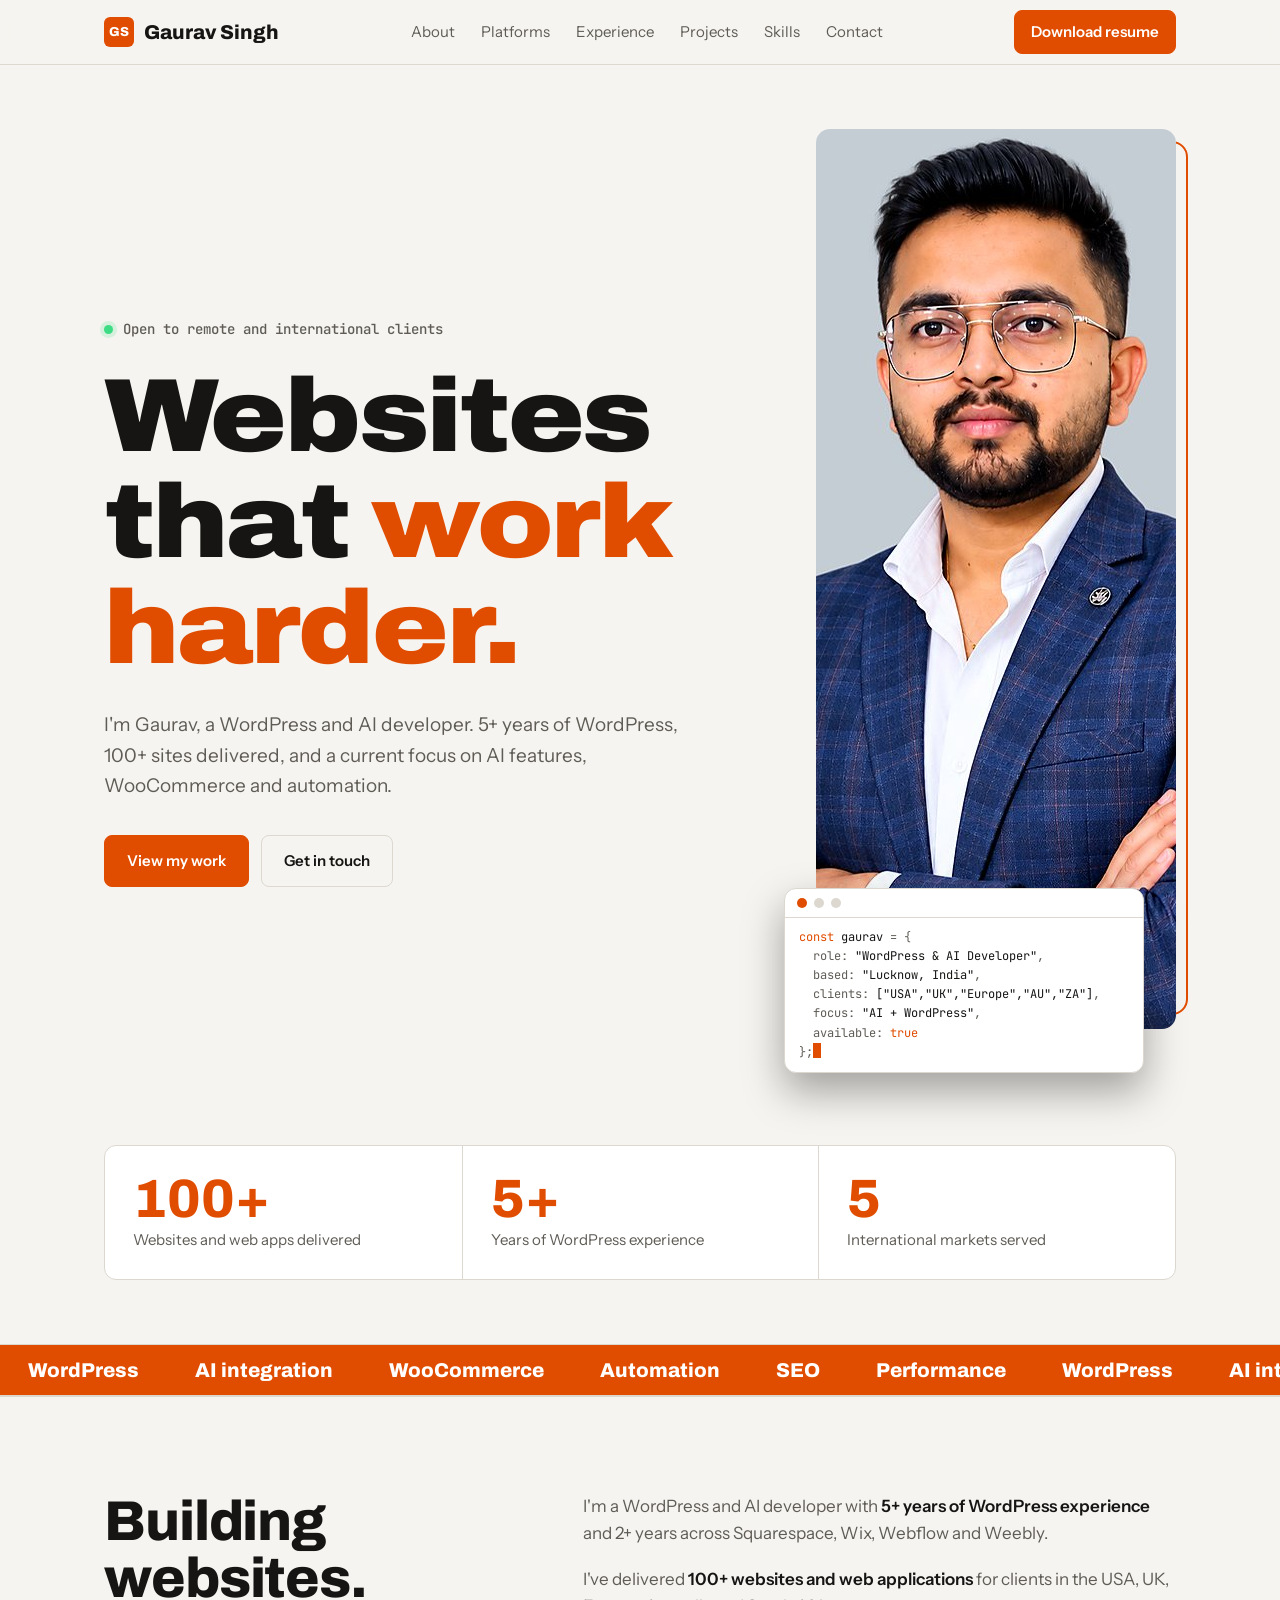
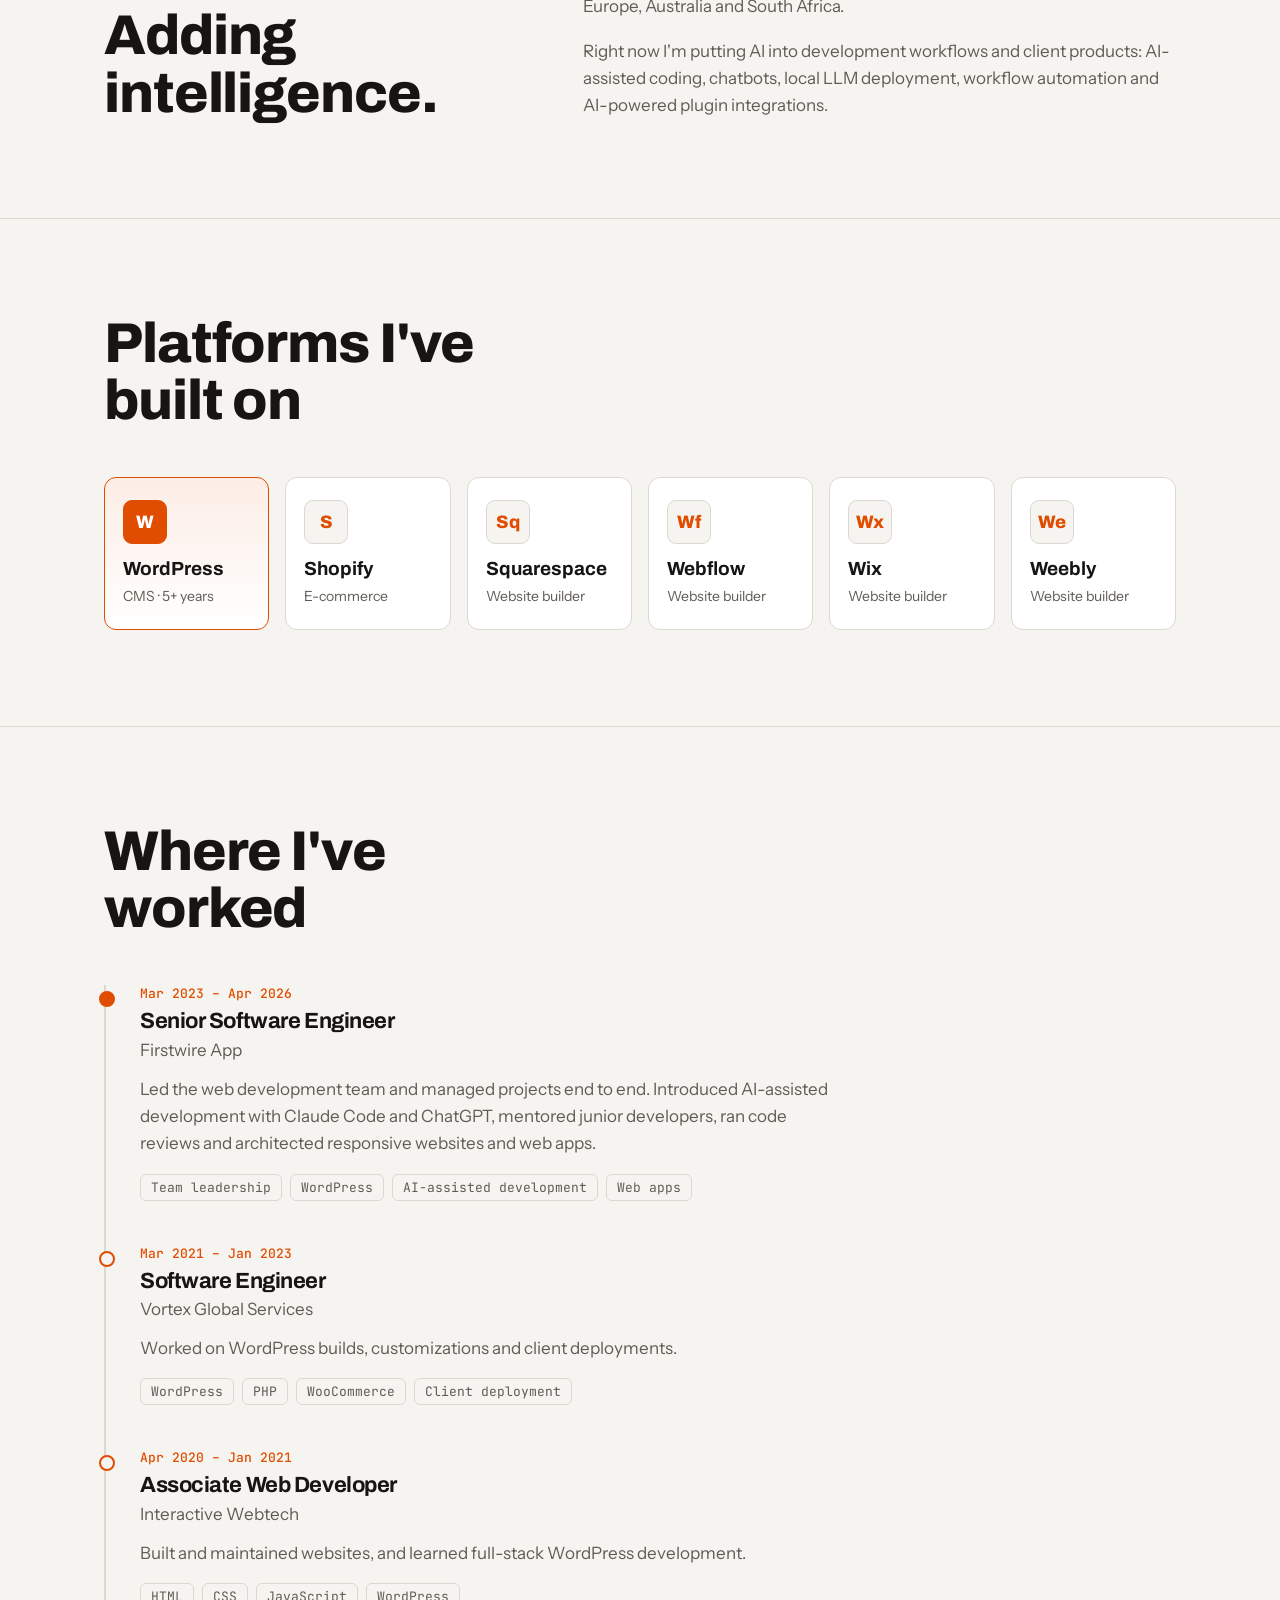
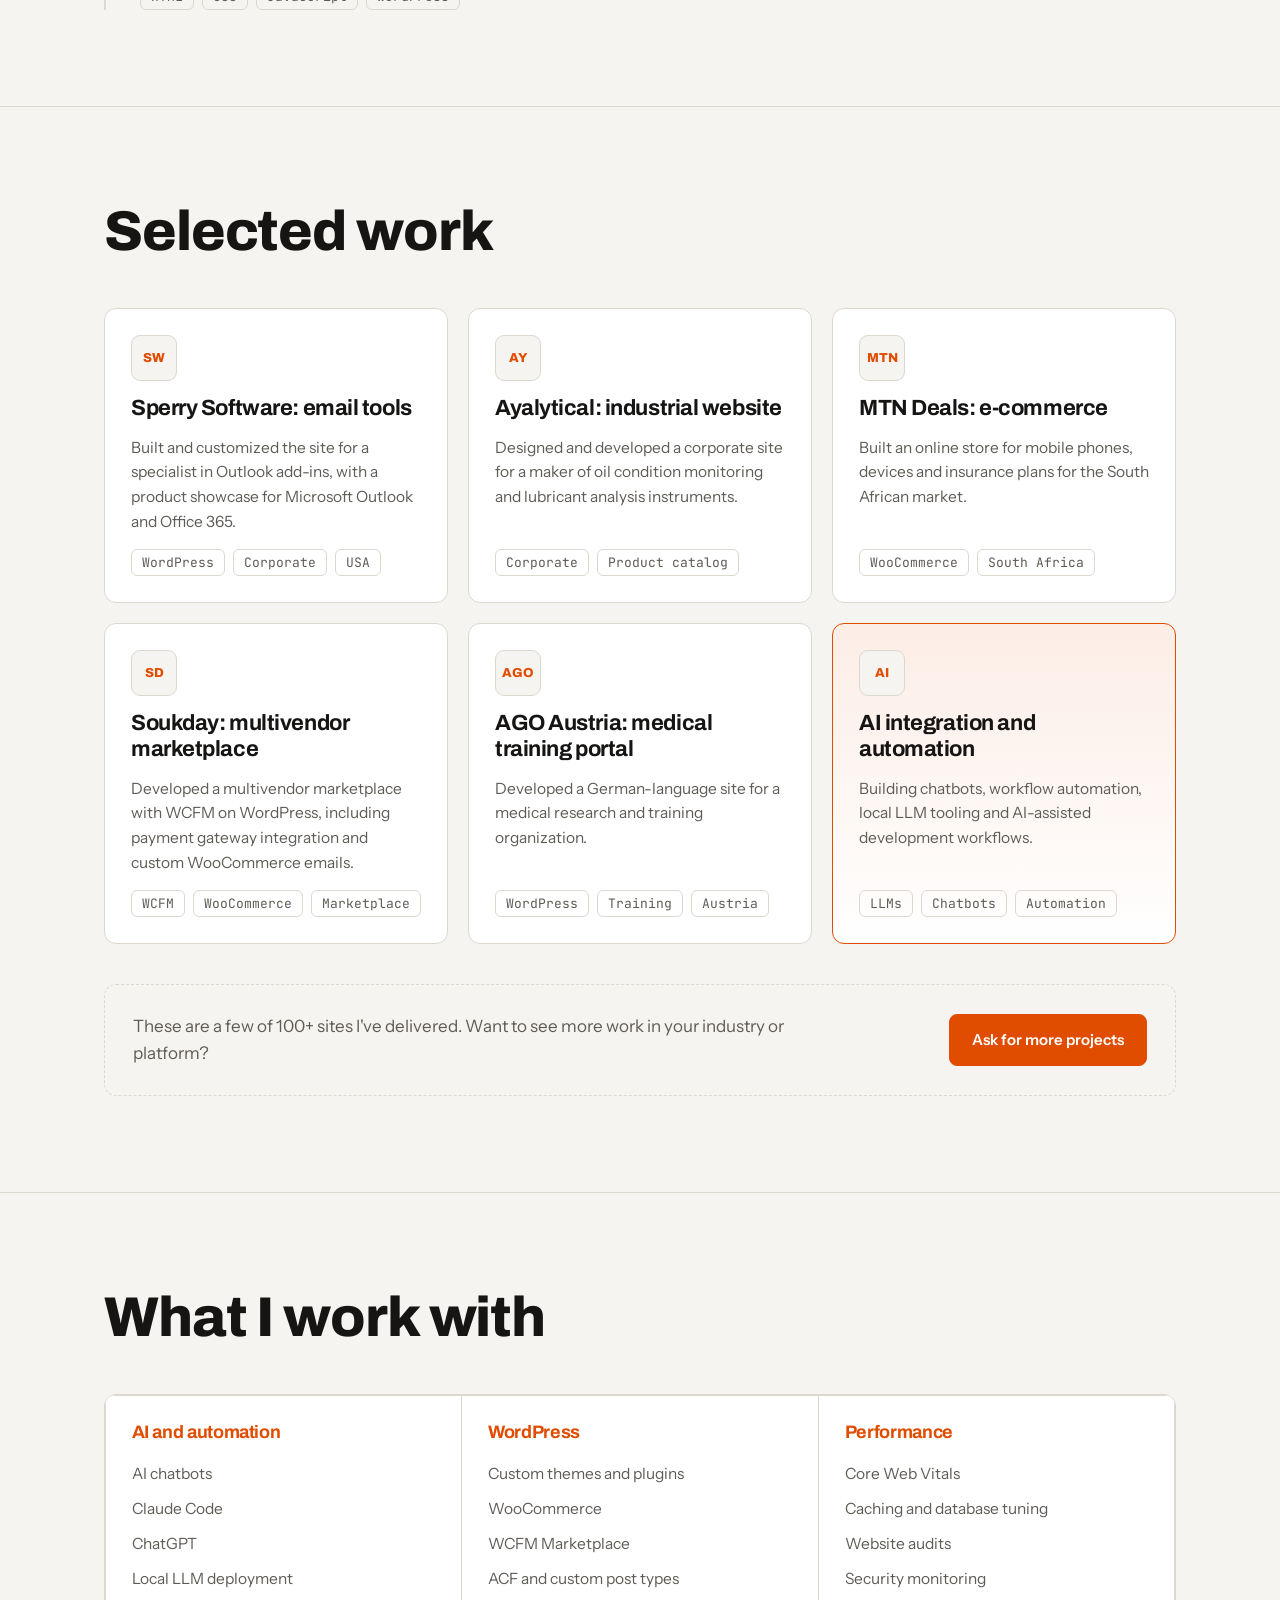
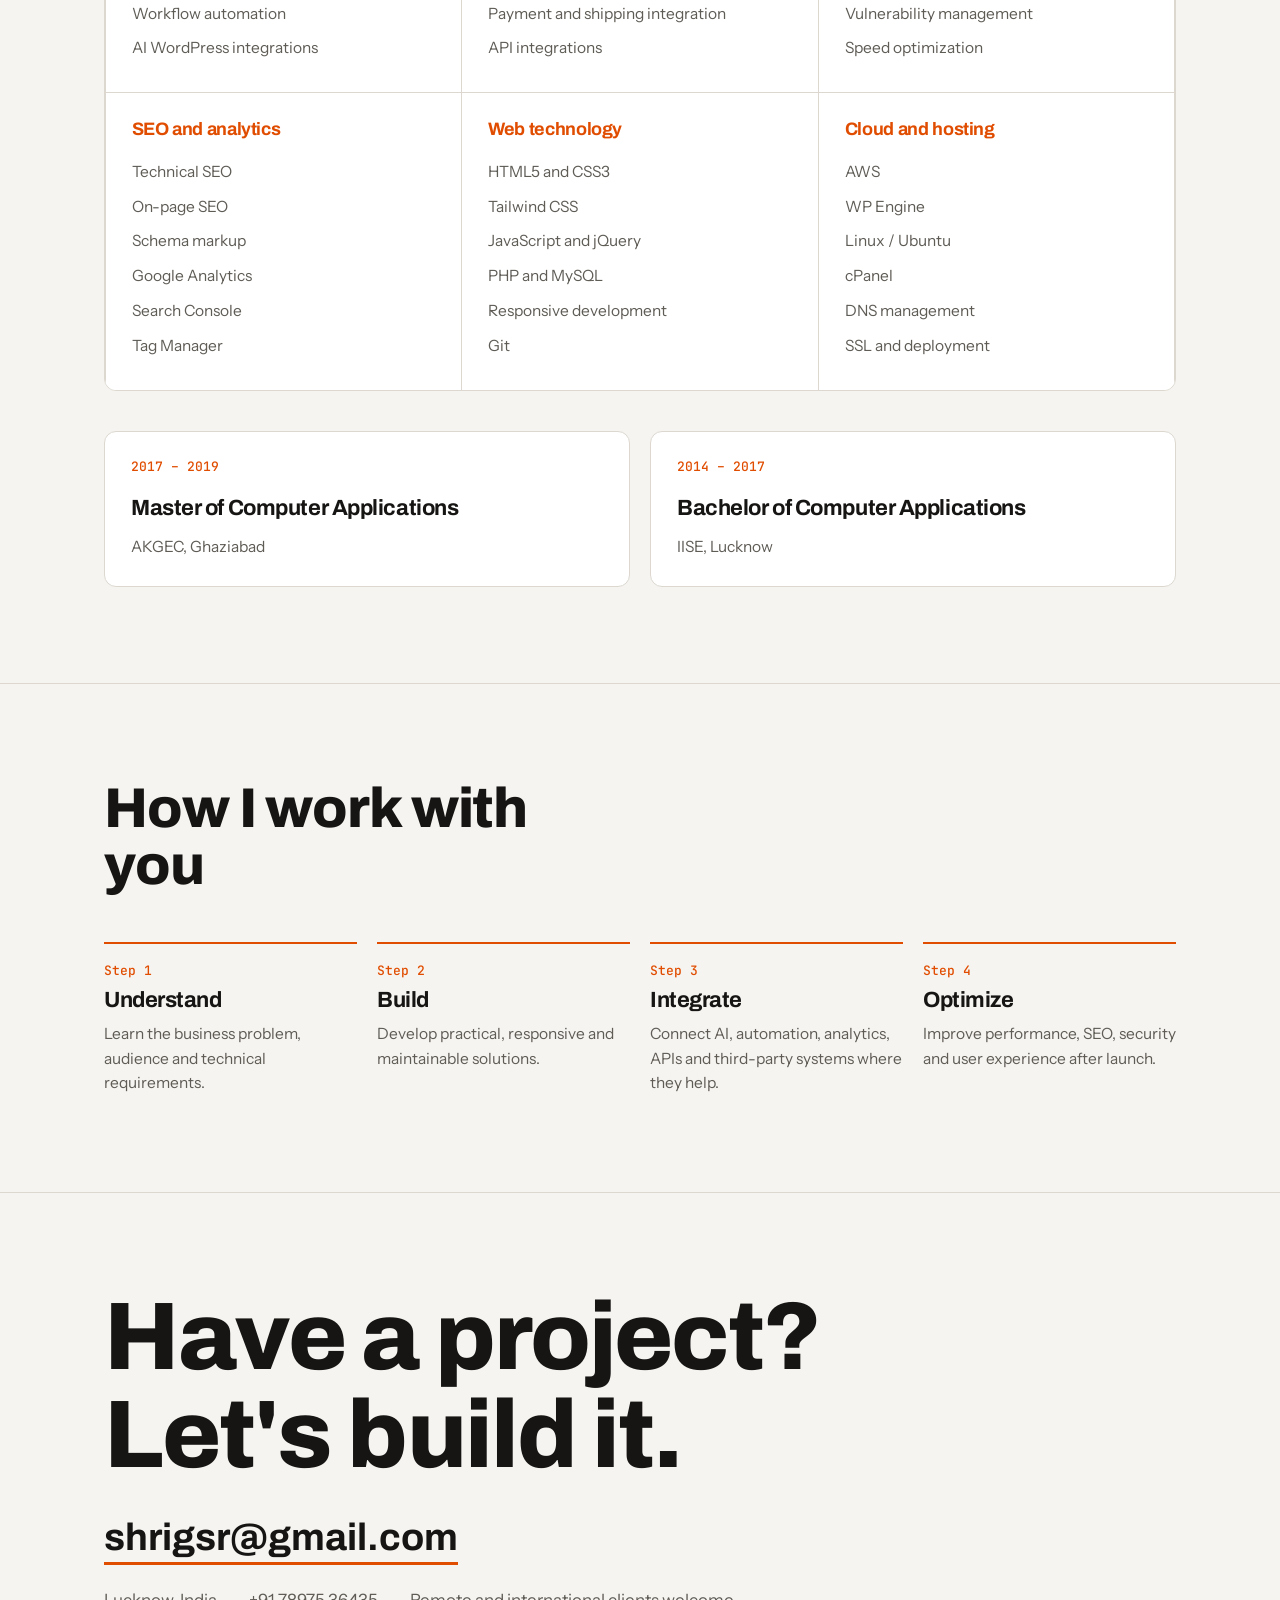
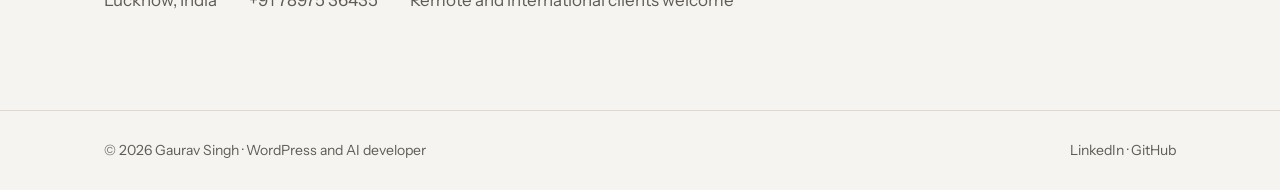
<file: portfolio.html>
<!DOCTYPE html>
<html lang="en">
<head>
<meta charset="utf-8">
<meta name="viewport" content="width=device-width, initial-scale=1, viewport-fit=cover">
<title>Gaurav Singh | WordPress & AI Developer</title>
<meta name="description" content="Gaurav Singh: WordPress & AI developer. 100+ websites delivered, WooCommerce, AI integrations and automation.">
<meta name="theme-color" content="#FF5A00">
<link rel="preconnect" href="https://fonts.googleapis.com">
<link rel="stylesheet" href="https://fonts.googleapis.com/css2?family=Archivo:wdth,wght@75..125,500..900&family=Instrument+Sans:wght@400;500;600&family=JetBrains+Mono:wght@400;500&display=swap">
<style>
:root{--bg:#0c0c0d;--panel:#151516;--line:#2a2a2c;--tx:#f2f0ec;--mut:#9b9892;--ac:#ff5a00;--acx:#0c0c0d;
 --hd:"Archivo","Arial Narrow",Arial,sans-serif;--bd:"Instrument Sans",system-ui,sans-serif;--mo:"JetBrains Mono",ui-monospace,Menlo,monospace;
 box-sizing:border-box;padding-top:env(safe-area-inset-top,0px);padding-bottom:env(safe-area-inset-bottom,0px)}
@media(prefers-color-scheme:light){:root:not([data-theme="dark"]){--bg:#f6f4f0;--panel:#fff;--line:#dcd8d0;--tx:#161514;--mut:#5f5c56;--ac:#e04d00;--acx:#fff}}
:root[data-theme="light"]{--bg:#f6f4f0;--panel:#fff;--line:#dcd8d0;--tx:#161514;--mut:#5f5c56;--ac:#e04d00;--acx:#fff}
:root[data-theme="dark"]{--bg:#0c0c0d;--panel:#151516;--line:#2a2a2c;--tx:#f2f0ec;--mut:#9b9892;--ac:#ff5a00;--acx:#0c0c0d}
html{scroll-behavior:smooth;scroll-padding-top:calc(72px + env(safe-area-inset-top,0px))}
*{box-sizing:border-box;margin:0}
body{background:var(--bg);color:var(--tx);font:400 17px/1.6 var(--bd);-webkit-font-smoothing:antialiased}
a{color:inherit;text-decoration:none}
:focus-visible{outline:2px solid var(--ac);outline-offset:3px}
.w{max-width:1120px;margin:0 auto;padding:0 24px}
h1,h2,h3{font-family:var(--hd);font-stretch:100%;letter-spacing:-.02em;line-height:1.02}
h2{font-size:clamp(34px,5vw,56px);font-weight:800;max-width:14ch}
h3{font-size:22px;font-weight:700;line-height:1.2}
section{padding:96px 0;border-top:1px solid var(--line)}
p{max-width:64ch;color:var(--mut)}
.mut{color:var(--mut)}.ac{color:var(--ac)}
nav{position:sticky;top:0;z-index:9;background:color-mix(in srgb,var(--bg) 88%,transparent);backdrop-filter:blur(10px);border-bottom:1px solid var(--line);padding-top:env(safe-area-inset-top,0px)}
nav .w{display:flex;align-items:center;justify-content:space-between;height:64px;gap:16px}
.logo{font:800 20px var(--hd);display:flex;align-items:center;gap:10px}
.logo i{width:30px;height:30px;background:var(--ac);color:var(--acx);display:grid;place-items:center;font:800 13px var(--hd);font-style:normal;border-radius:6px}
.links{display:flex;gap:26px;font-size:15px;color:var(--mut)}
.links a:hover{color:var(--tx)}
.btn{display:inline-flex;align-items:center;gap:8px;padding:13px 22px;border-radius:8px;font-weight:600;font-size:15px;border:1px solid var(--line);transition:background .15s,border-color .15s}
.btn.p{background:var(--ac);color:var(--acx);border-color:var(--ac)}
.btn.p:hover{filter:brightness(1.1)}.btn:not(.p):hover{border-color:var(--ac)}
.sm{padding:9px 16px}
@media(max-width:760px){.links{display:none}}
/* portrait */
.pf{position:relative;max-width:360px;margin-left:auto;padding-bottom:44px}
.pf:before{content:"";position:absolute;inset:12px -12px 58px 12px;border:2px solid var(--ac);border-radius:16px}
.ph{position:relative;width:100%;aspect-ratio:1/1;object-fit:cover;object-position:50% 6%;border-radius:14px;display:block;background:var(--panel)}
.pf .term{position:absolute;left:-32px;right:32px;bottom:0;font-size:12px;line-height:1.6;box-shadow:0 18px 40px rgba(0,0,0,.35)}
.pf .term pre{padding:10px 14px}.pf .term .bar{padding:9px 12px}
@media(max-width:860px){.pf{margin:0 auto;padding-bottom:0;max-width:300px}.pf .term{position:static;margin-top:20px}.pf:before{inset:14px -14px 14px 14px}}
/* hero */
.hero{padding:64px 0 64px;border:0}
.hero .g{display:grid;grid-template-columns:1.3fr 1fr;gap:48px;align-items:center}
.hero h1{font-size:clamp(46px,8.2vw,104px);font-weight:900;font-stretch:112%}
.hero h1 span{color:var(--ac)}
.hero p.lead{font-size:19px;margin:28px 0 34px;color:var(--mut)}
.cta{display:flex;gap:12px;flex-wrap:wrap}
.status{display:inline-flex;align-items:center;gap:10px;font:500 14px var(--mo);color:var(--mut);margin-bottom:26px}
.status b{width:9px;height:9px;border-radius:50%;background:#3ddc84;box-shadow:0 0 0 4px rgba(61,220,132,.18)}
.term{background:var(--panel);border:1px solid var(--line);border-radius:12px;overflow:hidden;font:400 14px/1.75 var(--mo)}
.term .bar{display:flex;gap:7px;padding:12px 14px;border-bottom:1px solid var(--line)}
.term .bar i{width:10px;height:10px;border-radius:50%;background:var(--line)}
.term .bar i:first-child{background:var(--ac)}
.term pre{padding:18px 20px;white-space:pre-wrap;color:var(--mut);font:inherit}
.term .k{color:var(--ac)}.term .v{color:var(--tx)}
.cur{display:inline-block;width:8px;height:15px;background:var(--ac);vertical-align:-2px;animation:b 1.1s steps(1) infinite}
@keyframes b{50%{opacity:0}}
@media(max-width:860px){.hero .g{grid-template-columns:1fr}}
.stats{display:grid;grid-template-columns:repeat(3,1fr);margin-top:72px;border:1px solid var(--line);border-radius:12px;background:var(--panel)}
.stats div{padding:26px 28px}.stats div+div{border-left:1px solid var(--line)}
.stats b{display:block;font:800 clamp(34px,5vw,54px)/1 var(--hd);color:var(--ac)}
.stats span{color:var(--mut);font-size:15px}
@media(max-width:600px){.stats{grid-template-columns:1fr}.stats div+div{border-left:0;border-top:1px solid var(--line)}}
.tick{overflow:hidden;border-block:1px solid var(--line);background:var(--ac);color:var(--acx)}
.tick div{display:flex;width:max-content;animation:m 32s linear infinite;font:800 20px var(--hd);padding:14px 0}
.tick span{padding:0 28px;white-space:nowrap}
@keyframes m{to{transform:translateX(-50%)}}
@media(prefers-reduced-motion:reduce){.tick div,.cur{animation:none}html{scroll-behavior:auto}}
/* about */
.two{display:grid;grid-template-columns:1fr 1.4fr;gap:56px}
.two p+p{margin-top:18px}.two strong{color:var(--tx);font-weight:600}
@media(max-width:820px){.two{grid-template-columns:1fr;gap:28px}}
/* platforms */
.plat{display:grid;grid-template-columns:repeat(6,1fr);gap:16px;margin-top:48px}
.plat div{background:var(--panel);border:1px solid var(--line);border-radius:12px;padding:22px 18px;display:flex;flex-direction:column;gap:14px;transition:border-color .2s}
.plat div:hover{border-color:var(--ac)}
.plat i{width:44px;height:44px;border-radius:9px;background:var(--bg);border:1px solid var(--line);display:grid;place-items:center;font:800 18px var(--hd);font-style:normal;color:var(--ac)}
.plat b{font:700 19px var(--hd)}
.plat span{font-size:14px;color:var(--mut);margin-top:-8px}
.plat .main{border-color:var(--ac);background:linear-gradient(180deg,color-mix(in srgb,var(--ac) 10%,var(--panel)),var(--panel))}
.plat .main i{background:var(--ac);color:var(--acx);border-color:var(--ac)}
@media(max-width:980px){.plat{grid-template-columns:repeat(3,1fr)}}
@media(max-width:520px){.plat{grid-template-columns:repeat(2,1fr)}}
/* experience timeline (real sequence) */
.tl{margin-top:48px;border-left:2px solid var(--line)}
.job{position:relative;padding:0 0 44px 34px}
.job:last-child{padding-bottom:0}
.job:before{content:"";position:absolute;left:-7px;top:6px;width:12px;height:12px;border-radius:50%;background:var(--bg);border:2px solid var(--ac)}
.job:first-child:before{background:var(--ac)}
.when{font:500 13px var(--mo);color:var(--ac);margin-bottom:6px}
.job h3+div{color:var(--mut);margin:2px 0 12px}
.tags{display:flex;flex-wrap:wrap;gap:8px;margin-top:16px}
.tags span{font:400 13px var(--mo);border:1px solid var(--line);border-radius:6px;padding:4px 10px;color:var(--mut)}
/* projects */
.grid{display:grid;grid-template-columns:repeat(3,1fr);gap:20px;margin-top:48px}
.card{background:var(--panel);border:1px solid var(--line);border-radius:12px;padding:26px;display:flex;flex-direction:column;gap:14px;transition:border-color .2s,transform .2s}
.card:hover{border-color:var(--ac);transform:translateY(-3px)}
.card .mk{width:46px;height:46px;border-radius:9px;background:var(--bg);border:1px solid var(--line);display:grid;place-items:center;font:800 13px var(--hd);color:var(--ac)}
.card p{font-size:15.5px;flex:1}
.card .tags{margin-top:0}
.card.ai{border-color:var(--ac);background:linear-gradient(180deg,color-mix(in srgb,var(--ac) 10%,var(--panel)),var(--panel))}
@media(max-width:940px){.grid{grid-template-columns:repeat(2,1fr)}}
@media(max-width:620px){.grid{grid-template-columns:1fr}}
/* skills */
.more{margin-top:40px;padding:28px;border:1px dashed var(--line);border-radius:12px;display:flex;align-items:center;justify-content:space-between;gap:20px;flex-wrap:wrap}
.more p{margin:0}
.sk{display:grid;grid-template-columns:repeat(3,1fr);gap:0;margin-top:48px;border:1px solid var(--line);border-radius:12px;overflow:hidden}
.sk div{padding:26px;background:var(--panel);border:1px solid var(--line);margin:-.5px}
.sk h3{font-size:18px;margin-bottom:14px;color:var(--ac)}
.sk li{list-style:none;padding:5px 0;color:var(--mut);font-size:15.5px}
.sk ul{padding:0}
@media(max-width:900px){.sk{grid-template-columns:repeat(2,1fr)}}
@media(max-width:560px){.sk{grid-template-columns:1fr}}
/* edu + process */
.edu{display:grid;grid-template-columns:1fr 1fr;gap:20px;margin-top:40px}
.edu .card:hover{transform:none;border-color:var(--line)}
@media(max-width:700px){.edu{grid-template-columns:1fr}}
.steps{display:grid;grid-template-columns:repeat(4,1fr);gap:20px;margin-top:48px;counter-reset:s}
.steps div{border-top:2px solid var(--ac);padding-top:18px;counter-increment:s}
.steps div:before{content:"Step " counter(s);font:500 13px var(--mo);color:var(--ac);display:block;margin-bottom:8px}
.steps p{font-size:15.5px;margin-top:8px}
@media(max-width:900px){.steps{grid-template-columns:repeat(2,1fr)}}
@media(max-width:520px){.steps{grid-template-columns:1fr}}
/* contact */
.contact{text-align:left}
.contact h2{max-width:12ch;font-size:clamp(44px,8vw,96px)}
.mail{display:inline-block;margin:32px 0 22px;font:700 clamp(22px,4vw,38px) var(--hd);border-bottom:3px solid var(--ac);padding-bottom:4px}
.mail:hover{color:var(--ac)}
.det{display:flex;flex-wrap:wrap;gap:12px 32px;color:var(--mut)}
footer{border-top:1px solid var(--line);padding:28px 0;color:var(--mut);font-size:14px}
footer .w{display:flex;justify-content:space-between;flex-wrap:wrap;gap:12px}
footer a:hover{color:var(--ac)}
</style>
</head>
<body>
<nav><div class="w">
  <a class="logo" href="#home"><i>GS</i>Gaurav Singh</a>
  <div class="links"><a href="#about">About</a><a href="#platforms">Platforms</a><a href="#experience">Experience</a><a href="#projects">Projects</a><a href="#skills">Skills</a><a href="#contact">Contact</a></div>
  <a class="btn p sm" href="https://gauravsingr.github.io/gaurav-singh-wordpress-ai-developer/Gaurav-Singh-Resume-Optimized.docx">Download resume</a>
</div></nav>

<header class="hero" id="home"><div class="w">
  <div class="g">
    <div>
      <div class="status"><b></b>Open to remote and international clients</div>
      <h1>Websites that <span>work harder.</span></h1>
      <p class="lead">I'm Gaurav, a WordPress and AI developer. 5+ years of WordPress, 100+ sites delivered, and a current focus on AI features, WooCommerce and automation.</p>
      <div class="cta"><a class="btn p" href="#projects">View my work</a><a class="btn" href="#contact">Get in touch</a></div>
    </div>
    <div class="pf"><img class="ph" src="[data-uri]" alt="Portrait of Gaurav Singh" width="720" height="900"><div class="term" aria-hidden="true">
      <div class="bar"><i></i><i></i><i></i></div>
<pre><span class="k">const</span> <span class="v">gaurav</span> = {
  role: <span class="v">"WordPress &amp; AI Developer"</span>,
  based: <span class="v">"Lucknow, India"</span>,
  clients: <span class="v">["USA","UK","Europe","AU","ZA"]</span>,
  focus: <span class="v">"AI + WordPress"</span>,
  available: <span class="k">true</span>
};<span class="cur"></span></pre>
    </div></div>
  </div>
  <div class="stats">
    <div><b>100+</b><span>Websites and web apps delivered</span></div>
    <div><b>5+</b><span>Years of WordPress experience</span></div>
    <div><b>5</b><span>International markets served</span></div>
  </div>
</div></header>

<div class="tick" aria-hidden="true"><div>
  <span>WordPress</span><span>AI integration</span><span>WooCommerce</span><span>Automation</span><span>SEO</span><span>Performance</span>
  <span>WordPress</span><span>AI integration</span><span>WooCommerce</span><span>Automation</span><span>SEO</span><span>Performance</span>
  <span>WordPress</span><span>AI integration</span><span>WooCommerce</span><span>Automation</span><span>SEO</span><span>Performance</span>
  <span>WordPress</span><span>AI integration</span><span>WooCommerce</span><span>Automation</span><span>SEO</span><span>Performance</span>
</div></div>

<section id="about"><div class="w two">
  <h2>Building websites. Adding intelligence.</h2>
  <div>
    <p>I'm a WordPress and AI developer with <strong>5+ years of WordPress experience</strong> and 2+ years across Squarespace, Wix, Webflow and Weebly.</p>
    <p>I've delivered <strong>100+ websites and web applications</strong> for clients in the USA, UK, Europe, Australia and South Africa.</p>
    <p>Right now I'm putting AI into development workflows and client products: AI-assisted coding, chatbots, local LLM deployment, workflow automation and AI-powered plugin integrations.</p>
  </div>
</div></section>

<section id="platforms"><div class="w">
  <h2>Platforms I've built on</h2>
  <div class="plat">
    <div class="main"><i>W</i><b>WordPress</b><span>CMS · 5+ years</span></div>
    <div><i>S</i><b>Shopify</b><span>E-commerce</span></div>
    <div><i>Sq</i><b>Squarespace</b><span>Website builder</span></div>
    <div><i>Wf</i><b>Webflow</b><span>Website builder</span></div>
    <div><i>Wx</i><b>Wix</b><span>Website builder</span></div>
    <div><i>We</i><b>Weebly</b><span>Website builder</span></div>
  </div>
</div></section>

<section id="experience"><div class="w">
  <h2>Where I've worked</h2>
  <div class="tl">
    <div class="job">
      <div class="when">Mar 2023 – Apr 2026</div>
      <h3>Senior Software Engineer</h3><div>Firstwire App</div>
      <p>Led the web development team and managed projects end to end. Introduced AI-assisted development with Claude Code and ChatGPT, mentored junior developers, ran code reviews and architected responsive websites and web apps.</p>
      <div class="tags"><span>Team leadership</span><span>WordPress</span><span>AI-assisted development</span><span>Web apps</span></div>
    </div>
    <div class="job">
      <div class="when">Mar 2021 – Jan 2023</div>
      <h3>Software Engineer</h3><div>Vortex Global Services</div>
      <p>Worked on WordPress builds, customizations and client deployments.</p>
      <div class="tags"><span>WordPress</span><span>PHP</span><span>WooCommerce</span><span>Client deployment</span></div>
    </div>
    <div class="job">
      <div class="when">Apr 2020 – Jan 2021</div>
      <h3>Associate Web Developer</h3><div>Interactive Webtech</div>
      <p>Built and maintained websites, and learned full-stack WordPress development.</p>
      <div class="tags"><span>HTML</span><span>CSS</span><span>JavaScript</span><span>WordPress</span></div>
    </div>
  </div>
</div></section>

<section id="projects"><div class="w">
  <h2>Selected work</h2>
  <div class="grid">
    <article class="card"><div class="mk">SW</div><h3>Sperry Software: email tools</h3><p>Built and customized the site for a specialist in Outlook add-ins, with a product showcase for Microsoft Outlook and Office 365.</p><div class="tags"><span>WordPress</span><span>Corporate</span><span>USA</span></div></article>
    <article class="card"><div class="mk">AY</div><h3>Ayalytical: industrial website</h3><p>Designed and developed a corporate site for a maker of oil condition monitoring and lubricant analysis instruments.</p><div class="tags"><span>Corporate</span><span>Product catalog</span></div></article>
    <article class="card"><div class="mk">MTN</div><h3>MTN Deals: e-commerce</h3><p>Built an online store for mobile phones, devices and insurance plans for the South African market.</p><div class="tags"><span>WooCommerce</span><span>South Africa</span></div></article>
    <article class="card"><div class="mk">SD</div><h3>Soukday: multivendor marketplace</h3><p>Developed a multivendor marketplace with WCFM on WordPress, including payment gateway integration and custom WooCommerce emails.</p><div class="tags"><span>WCFM</span><span>WooCommerce</span><span>Marketplace</span></div></article>
    <article class="card"><div class="mk">AGO</div><h3>AGO Austria: medical training portal</h3><p>Developed a German-language site for a medical research and training organization.</p><div class="tags"><span>WordPress</span><span>Training</span><span>Austria</span></div></article>
    <article class="card ai"><div class="mk">AI</div><h3>AI integration and automation</h3><p>Building chatbots, workflow automation, local LLM tooling and AI-assisted development workflows.</p><div class="tags"><span>LLMs</span><span>Chatbots</span><span>Automation</span></div></article>
  </div>
  <div class="more">
    <p>These are a few of 100+ sites I've delivered. Want to see more work in your industry or platform?</p>
    <a class="btn p" href="mailto:shrigsr@gmail.com?subject=Request%20for%20more%20projects&amp;body=Hi%20Gaurav%2C%0A%0AI%20saw%20your%20portfolio%20and%20would%20like%20to%20see%20more%20projects.%0A%0AIndustry%20%2F%20platform%20I'm%20interested%20in%3A%20%0A">Ask for more projects</a>
  </div>
</div></section>

<section id="skills"><div class="w">
  <h2>What I work with</h2>
  <div class="sk">
    <div><h3>AI and automation</h3><ul><li>AI chatbots</li><li>Claude Code</li><li>ChatGPT</li><li>Local LLM deployment</li><li>Workflow automation</li><li>AI WordPress integrations</li></ul></div>
    <div><h3>WordPress</h3><ul><li>Custom themes and plugins</li><li>WooCommerce</li><li>WCFM Marketplace</li><li>ACF and custom post types</li><li>Payment and shipping integration</li><li>API integrations</li></ul></div>
    <div><h3>Performance</h3><ul><li>Core Web Vitals</li><li>Caching and database tuning</li><li>Website audits</li><li>Security monitoring</li><li>Vulnerability management</li><li>Speed optimization</li></ul></div>
    <div><h3>SEO and analytics</h3><ul><li>Technical SEO</li><li>On-page SEO</li><li>Schema markup</li><li>Google Analytics</li><li>Search Console</li><li>Tag Manager</li></ul></div>
    <div><h3>Web technology</h3><ul><li>HTML5 and CSS3</li><li>Tailwind CSS</li><li>JavaScript and jQuery</li><li>PHP and MySQL</li><li>Responsive development</li><li>Git</li></ul></div>
    <div><h3>Cloud and hosting</h3><ul><li>AWS</li><li>WP Engine</li><li>Linux / Ubuntu</li><li>cPanel</li><li>DNS management</li><li>SSL and deployment</li></ul></div>
  </div>
  <div class="edu">
    <div class="card"><div class="when">2017 – 2019</div><h3>Master of Computer Applications</h3><p>AKGEC, Ghaziabad</p></div>
    <div class="card"><div class="when">2014 – 2017</div><h3>Bachelor of Computer Applications</h3><p>IISE, Lucknow</p></div>
  </div>
</div></section>

<section id="process"><div class="w">
  <h2>How I work with you</h2>
  <div class="steps">
    <div><h3>Understand</h3><p>Learn the business problem, audience and technical requirements.</p></div>
    <div><h3>Build</h3><p>Develop practical, responsive and maintainable solutions.</p></div>
    <div><h3>Integrate</h3><p>Connect AI, automation, analytics, APIs and third-party systems where they help.</p></div>
    <div><h3>Optimize</h3><p>Improve performance, SEO, security and user experience after launch.</p></div>
  </div>
</div></section>

<section id="contact" class="contact"><div class="w">
  <h2>Have a project? Let's build it.</h2>
  <a class="mail" href="mailto:shrigsr@gmail.com">shrigsr@gmail.com</a>
  <div class="det"><span>Lucknow, India</span><a href="tel:+917897536435">+91 78975 36435</a><span>Remote and international clients welcome</span></div>
</div></section>

<footer><div class="w">
  <span>© 2026 Gaurav Singh · WordPress and AI developer</span>
  <span><a href="https://www.linkedin.com/">LinkedIn</a> · <a href="https://github.com/gauravsingr">GitHub</a></span>
</div></footer>
</body>
</html>
</file>
<file: styles.css>
:root{--bg:#09090b;--text:#f5f4ef;--muted:#aaa8a3;--line:#29292e;--accent:#c8ff5a;--max:1180px};
*{box-sizing:border-box}html{scroll-behavior:smooth}body{margin:0;background:var(--bg);color:var(--text);font-family:"DM Sans",sans-serif;line-height:1.5}.noise{position:fixed;inset:0;pointer-events:none;opacity:.035;background-image:url("data:image/svg+xml,%3Csvg xmlns='http://www.w3.org/2000/svg' width='180' height='180'%3E%3Cfilter id='n'%3E%3CfeTurbulence type='fractalNoise' baseFrequency='.9' numOctaves='3' stitchTiles='stitch'/%3E%3C/filter%3E%3Crect width='100%25' height='100%25' filter='url(%23n)'/%3E%3C/svg%3E");z-index:10}
.nav{height:78px;border-bottom:1px solid var(--line);display:flex;align-items:center;justify-content:space-between;padding:0 max(28px,calc((100% - var(--max))/2));position:sticky;top:0;background:#09090bd9;backdrop-filter:blur(14px);z-index:9}.brand{font-weight:700;color:var(--text);text-decoration:none;display:flex;align-items:center;gap:10px}.brand span{display:grid;place-items:center;width:34px;height:34px;border:1px solid #444;border-radius:50%;font: size 16px;px}.nav nav{display:flex;gap:27px}.nav a{color:var(--muted);text-decoration:none;font-size:15px}.nav nav a:hover,.nav-cta:hover,footer a:hover{color:var(--text)}.nav-cta{border:1px solid #444;padding:10px 15px;border-radius:5px}.menu{display:none;background:none;border:0;color:white;font-size:22px}
.hero{min-height:calc(100vh - 78px);max-width:var(--max);margin:auto;padding:50px 28px 80px;display:grid;grid-template-columns:1.08fr .92fr;align-items:center;gap:40px}.eyebrow{font-size:10px;letter-spacing:.18em;color:#85858a;font-weight:700}.hero h1{font:600 clamp(50px,7vw,86px)/.96 "Space Grotesk";letter-spacing:-.055em;margin:25px 0}.hero h1 em,.contact h2 em{font-style:normal;color:var(--accent)}.hero-text{max-width:610px;color:var(--muted);font-size:16px}.actions{display:flex;gap:12px;margin:34px 0}.button{padding:14px 20px;border-radius:4px;text-decoration:none;font-weight:700;font-size:13px}.primary{background:var(--accent);color:#10120b}.ghost{border:1px solid #454549;color:var(--text)}.proof{color:#777;font-size:12px;display:flex;align-items:center;gap:9px}.dot{width:7px;height:7px;background:var(--accent);border-radius:50%;box-shadow:0 0 15px var(--accent)}
.hero-art{height:500px;position:relative}.orb{position:absolute;border-radius:50%;filter:blur(2px)}.orb1{width:320px;height:320px;background:radial-gradient(circle,#6f39ff44,transparent 65%);top:50px;right:30px}.orb2{width:250px;height:250px;background:radial-gradient(circle,#c8ff5a24,transparent 65%);bottom:30px;left:40px}.card,.code-card{position:absolute;background:#17171b;border:1px solid #333;border-radius:8px;box-shadow:0 30px 80px #0008}.floating-card{top:95px;left:70px;width:220px;padding:24px;transform:rotate(-5deg)}.tiny{display:block;color:#777;font-size:9px;letter-spacing:.16em;margin-bottom:20px}.floating-card strong{font:600 28px/1.05 "Space Grotesk"}.arrow{float:right;color:var(--accent);font-size:25px}.code-card{right:0;bottom:60px;width:330px;padding:0;transform:rotate(4deg)}.code-top{height:30px;border-bottom:1px solid #2d2d31;display:flex;gap:5px;padding:10px}.code-top span{width:7px;height:7px;border-radius:50%;background:#555}.code-card pre{padding:20px;color:#b9b7bd;font:13px/1.8 monospace}.code-card b{color:var(--accent)}
.marquee{border-block:1px solid var(--line);overflow:hidden;white-space:nowrap;color:#777;font:600 12px "Space Grotesk";letter-spacing:.15em;padding:16px 0}.marquee div{animation:move 25s linear infinite}@keyframes move{to{transform:translateX(-30%)}}
.section{max-width:var(--max);margin:auto;padding:120px 28px;border-bottom:1px solid var(--line);display:grid;grid-template-columns:190px 1fr;gap:50px}.section-label{color:#68686e;font-size:12px;letter-spacing:.16em;font-weight:700}.section-content{min-width:0}.two-col{display:grid;grid-template-columns:1fr 1fr;gap:70px}.section h2{font:600 46px/1.08 "Space Grotesk";letter-spacing:-.04em;margin:0}.section h2 span{color:#777}.body-copy{color:var(--muted);font-size:15px}.body-copy p{margin-top:0;margin-bottom:20px}.stats{border-top:1px solid var(--line);margin-top:45px;padding-top:25px;display:flex;gap:30px}.stats div{flex:1}.stats b{display:block;color:var(--text);font:600 27px "Space Grotesk"}.stats small{color:#777;font-size:14px}
.timeline-item{display:grid;grid-template-columns:150px 1fr;gap:35px;padding:0 0 60px;margin-bottom:35px;border-bottom:1px solid var(--line)}.timeline-item:last-child{border:0}.date,.number{color:#777;font-size:11px;letter-spacing:.12em}.timeline h3,.project h3,.skill-columns h3,.education-grid h3,.approach h3{font:600 26px "Space Grotesk";margin:0 0 4px}.company{color:var(--accent);font-size:12px;margin:0 0 15px}.timeline p:not(.company){color:var(--muted);max-width:720px}.tags{display:flex;gap:7px;flex-wrap:wrap;margin-top:18px}.tags span{border:1px solid #333;padding:5px 9px;color:#85858a;border-radius:2px;font-size:14px}
.work-grid{display:grid;grid-template-columns:1fr 1fr;gap:55px 28px}.project{border-top:1px solid var(--line);padding-top:18px}.project.featured{grid-column:span 2}.project-visual{height:280px;border-radius:5px;margin-bottom:22px;display:grid;place-items:center;overflow:hidden}.project-visual span{font:700 clamp(45px,7vw,82px) "Space Grotesk";letter-spacing:-.07em;color:#ffffff20}.purple{background:linear-gradient(135deg,#291943,#100f19)}.blue{background:linear-gradient(135deg,#10283b,#101419)}.orange{background:linear-gradient(135deg,#3b2414,#16120f)}.green{background:linear-gradient(135deg,#17301f,#101611)}.darkblue{background:linear-gradient(135deg,#17283d,#0c1118)}.ai{background:linear-gradient(135deg,#27203d,#101015)}.project-info{display:grid;grid-template-columns:1fr 1fr;gap:20px}.project-info p{color:var(--muted);font-size:14px;margin:0}.project-info .tags{grid-column:1/-1;margin-top:0}
.skill-columns{display:grid;grid-template-columns:repeat(3,1fr);gap:45px 25px}.skill-columns>div{border-top:1px solid var(--line);padding-top:20px}.skill-columns h3{font-size:23px}.skill-columns p{color:var(--muted);font-size:13px;line-height:2}.education-grid{display:grid;grid-template-columns:1fr 1fr;gap:30px}.education-grid>div{border-top:1px solid var(--line);padding-top:20px}.education-grid h3{font-size:23px}.education-grid p{color:var(--muted);font-size:13px}.edu-year{font-size:10px;color:var(--accent);letter-spacing:.1em}
.approach{display:grid;grid-template-columns:repeat(4,1fr);gap:18px}.approach>div{border-top:1px solid var(--line);padding-top:18px}.approach span{color:var(--accent);font-size:11px}.approach h3{font-size:22px}.approach p{font-size:13px;color:var(--muted)}
.contact{max-width:var(--max);margin:auto;text-align:center;padding:150px 28px}.contact h2{font:600 clamp(52px,8vw,94px)/.95 "Space Grotesk";letter-spacing:-.06em;margin:25px 0 45px}.contact-mail{color:var(--text);font:600 20px "Space Grotesk";text-decoration:none;border-bottom:1px solid #555;padding-bottom:5px}.contact-meta{display:flex;justify-content:center;gap:30px;margin-top:70px;color:#777;font-size:16px}
footer{border-top:1px solid var(--line);padding:25px max(28px,calc((100% - var(--max))/2));display:flex;justify-content:space-between;color:#666;font-size:11px}footer a{color:#999;text-decoration:none}
@media(max-width:800px){.nav nav,.nav-cta{display:none}.menu{display:block}.hero{grid-template-columns:1fr;padding-top:70px}.hero-art{height:380px}.floating-card{left:10%;top:60px}.code-card{right:0;bottom:30px}.section{grid-template-columns:1fr;padding:90px 28px;gap:30px}.two-col,.skill-columns,.approach,.education-grid{grid-template-columns:1fr}.work-grid{grid-template-columns:1fr}.project.featured{grid-column:auto}.project-info{grid-template-columns:1fr}.contact-meta{flex-direction:column;gap:8px}footer{flex-direction:column;gap:10px}.hero h1{font-size:55px}}
</file>
